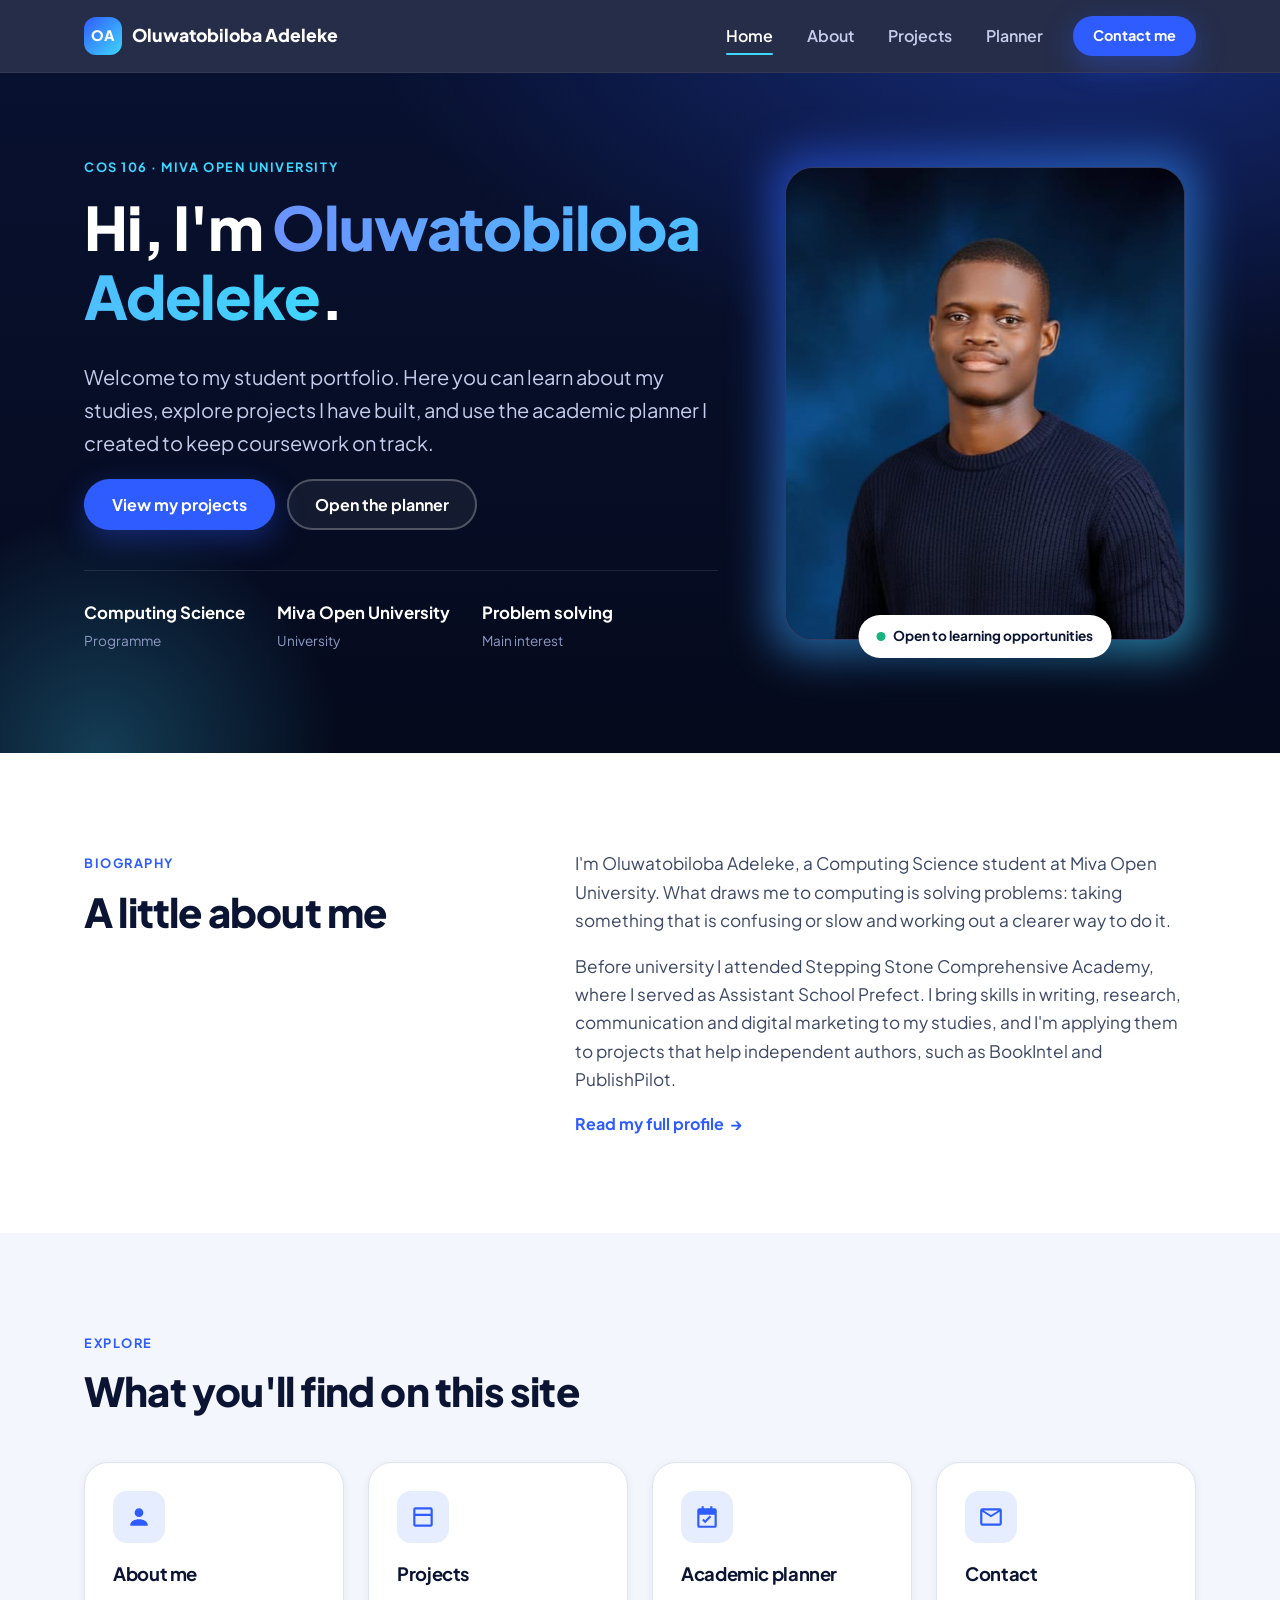
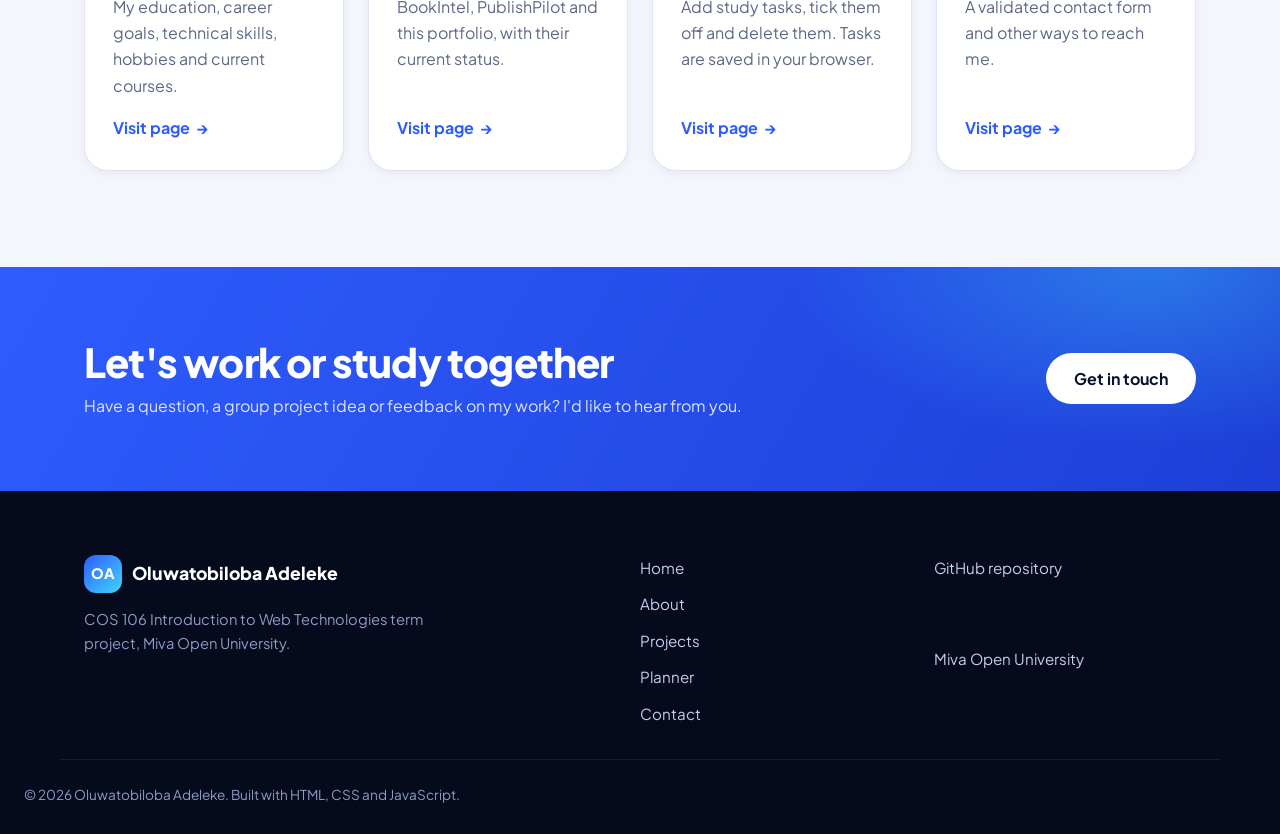
<file: index.html>
<!DOCTYPE html>
<html lang="en">
<head>
  <meta charset="UTF-8">
  <meta name="viewport" content="width=device-width, initial-scale=1.0">
  <meta name="description" content="Personal academic portfolio of Oluwatobiloba Adeleke, a student at Miva Open University.">
  <title>Home | Oluwatobiloba Adeleke — Student Portfolio</title>
  <link rel="icon" href="images/favicon.svg" type="image/svg+xml">
  <link rel="preconnect" href="https://fonts.googleapis.com">
  <link rel="preconnect" href="https://fonts.gstatic.com" crossorigin>
  <link href="https://fonts.googleapis.com/css2?family=Plus+Jakarta+Sans:wght@400;500;600;700;800&display=swap" rel="stylesheet">
  <link rel="stylesheet" href="css/style.css">
</head>
<body>
  <a class="skip-link" href="#main">Skip to main content</a>

  <!-- ===== Site header and navigation (same on every page) ===== -->
  <header class="site-header">
    <nav class="nav container" aria-label="Main navigation">
      <a class="brand" href="index.html" aria-label="Home">
        <span class="brand-mark" aria-hidden="true">OA</span>
        <span class="brand-text">Oluwatobiloba Adeleke</span>
      </a>
      <button class="nav-toggle" type="button" aria-expanded="false" aria-controls="nav-menu">
        <span class="nav-toggle-bar"></span><span class="nav-toggle-bar"></span><span class="nav-toggle-bar"></span>
        <span class="visually-hidden">Toggle menu</span>
      </button>
      <ul class="nav-menu" id="nav-menu">
        <li><a href="index.html" aria-current="page">Home</a></li>
        <li><a href="about.html">About</a></li>
        <li><a href="projects.html">Projects</a></li>
        <li><a href="planner.html">Planner</a></li>
        <li><a href="contact.html" class="btn btn-primary btn-sm">Contact me</a></li>
      </ul>
    </nav>
  </header>

  <main id="main">
    <!-- ===== Hero ===== -->
    <section class="hero">
      <div class="hero-glow" aria-hidden="true"></div>
      <div class="container hero-grid">
        <div class="hero-copy reveal">
          <p class="eyebrow">COS 106 · Miva Open University</p>
          <h1>Hi, I'm <span class="text-gradient">Oluwatobiloba Adeleke</span>.</h1>
          <p class="lead">
            Welcome to my student portfolio. Here you can learn about my studies,
            explore projects I have built, and use the academic planner I created
            to keep coursework on track.
          </p>
          <div class="btn-row">
            <a class="btn btn-primary" href="projects.html">View my projects</a>
            <a class="btn btn-ghost" href="planner.html">Open the planner</a>
          </div>
          <ul class="hero-facts" aria-label="Quick facts">
            <li><strong>Computing Science</strong><span>Programme</span></li>
            <li><strong>Miva Open University</strong><span>University</span></li>
            <li><strong>Problem solving</strong><span>Main interest</span></li>
          </ul>
        </div>

        <figure class="hero-photo reveal">
          <!-- Photograph: images/profile.jpg (the placeholder shows until that file exists) -->
          <img src="images/profile.jpg"
               onerror="this.onerror=null;this.src='images/profile-placeholder.svg';"
               alt="Portrait of Oluwatobiloba Adeleke" width="440" height="520">
          <figcaption class="photo-badge"><span class="dot" aria-hidden="true"></span> Open to learning opportunities</figcaption>
        </figure>
      </div>
    </section>

    <!-- ===== Biography ===== -->
    <section class="section" aria-labelledby="bio-title">
      <div class="container split">
        <div class="reveal">
          <p class="eyebrow eyebrow-dark">Biography</p>
          <h2 id="bio-title">A little about me</h2>
        </div>
        <div class="prose reveal">
          <p>
            I'm Oluwatobiloba Adeleke, a Computing Science student at Miva Open University.
            What draws me to computing is solving problems: taking something that is
            confusing or slow and working out a clearer way to do it.
          </p>
          <p>
            Before university I attended Stepping Stone Comprehensive Academy, where I
            served as Assistant School Prefect. I bring skills in writing, research,
            communication and digital marketing to my studies, and I'm applying them to
            projects that help independent authors, such as BookIntel and PublishPilot.
          </p>
          <a class="text-link" href="about.html">Read my full profile <span aria-hidden="true">→</span></a>
        </div>
      </div>
    </section>

    <!-- ===== Site overview cards ===== -->
    <section class="section section-alt" aria-labelledby="explore-title">
      <div class="container">
        <div class="section-head reveal">
          <p class="eyebrow eyebrow-dark">Explore</p>
          <h2 id="explore-title">What you'll find on this site</h2>
        </div>
        <ul class="card-grid">
          <li class="card reveal">
            <div class="card-icon" aria-hidden="true">
              <svg viewBox="0 0 24 24"><path d="M12 12a4 4 0 1 0 0-8 4 4 0 0 0 0 8Zm0 2c-4 0-8 2-8 5v1h16v-1c0-3-4-5-8-5Z"/></svg>
            </div>
            <h3>About me</h3>
            <p>My education, career goals, technical skills, hobbies and current courses.</p>
            <a class="text-link" href="about.html">Visit page <span aria-hidden="true">→</span></a>
          </li>
          <li class="card reveal">
            <div class="card-icon" aria-hidden="true">
              <svg viewBox="0 0 24 24"><path d="M3 5a2 2 0 0 1 2-2h14a2 2 0 0 1 2 2v14a2 2 0 0 1-2 2H5a2 2 0 0 1-2-2V5Zm2 0v4h14V5H5Zm0 6v8h14v-8H5Z"/></svg>
            </div>
            <h3>Projects</h3>
            <p>BookIntel, PublishPilot and this portfolio, with their current status.</p>
            <a class="text-link" href="projects.html">Visit page <span aria-hidden="true">→</span></a>
          </li>
          <li class="card reveal">
            <div class="card-icon" aria-hidden="true">
              <svg viewBox="0 0 24 24"><path d="M7 2v2H5a2 2 0 0 0-2 2v14a2 2 0 0 0 2 2h14a2 2 0 0 0 2-2V6a2 2 0 0 0-2-2h-2V2h-2v2H9V2H7Zm-2 8h14v10H5V10Zm5.3 7.7-2.8-2.8 1.4-1.4 1.4 1.4 4.2-4.2 1.4 1.4-5.6 5.6Z"/></svg>
            </div>
            <h3>Academic planner</h3>
            <p>Add study tasks, tick them off and delete them. Tasks are saved in your browser.</p>
            <a class="text-link" href="planner.html">Visit page <span aria-hidden="true">→</span></a>
          </li>
          <li class="card reveal">
            <div class="card-icon" aria-hidden="true">
              <svg viewBox="0 0 24 24"><path d="M4 4h16a2 2 0 0 1 2 2v12a2 2 0 0 1-2 2H4a2 2 0 0 1-2-2V6a2 2 0 0 1 2-2Zm0 3.2V18h16V7.2l-8 5-8-5ZM5.2 6 12 10.2 18.8 6H5.2Z"/></svg>
            </div>
            <h3>Contact</h3>
            <p>A validated contact form and other ways to reach me.</p>
            <a class="text-link" href="contact.html">Visit page <span aria-hidden="true">→</span></a>
          </li>
        </ul>
      </div>
    </section>

    <!-- ===== Call to action ===== -->
    <section class="cta-band">
      <div class="container cta-inner reveal">
        <div>
          <h2>Let's work or study together</h2>
          <p>Have a question, a group project idea or feedback on my work? I'd like to hear from you.</p>
        </div>
        <a class="btn btn-light" href="contact.html">Get in touch</a>
      </div>
    </section>
  </main>

  <!-- ===== Footer (same on every page) ===== -->
  <footer class="site-footer">
    <div class="container footer-grid">
      <div>
        <a class="brand" href="index.html"><span class="brand-mark" aria-hidden="true">OA</span><span class="brand-text">Oluwatobiloba Adeleke</span></a>
        <p class="footer-note">COS 106 Introduction to Web Technologies term project, Miva Open University.</p>
      </div>
      <nav aria-label="Footer navigation">
        <ul class="footer-links">
          <li><a href="index.html">Home</a></li>
          <li><a href="about.html">About</a></li>
          <li><a href="projects.html">Projects</a></li>
          <li><a href="planner.html">Planner</a></li>
          <li><a href="contact.html">Contact</a></li>
        </ul>
      </nav>
      <ul class="footer-links">
        <li><a href="https://github.com/Hanszom/cos106-portfolio" target="_blank" rel="noopener">GitHub repository</a></li>
        <li><a href="https://miva.edu.ng" target="_blank" rel="noopener">Miva Open University</a></li>
      </ul>
    </div>
    <p class="container copyright">© <span class="js-year">2026</span> Oluwatobiloba Adeleke. Built with HTML, CSS and JavaScript.</p>
  </footer>

  <script src="js/script.js"></script>
</body>
</html>
</file>
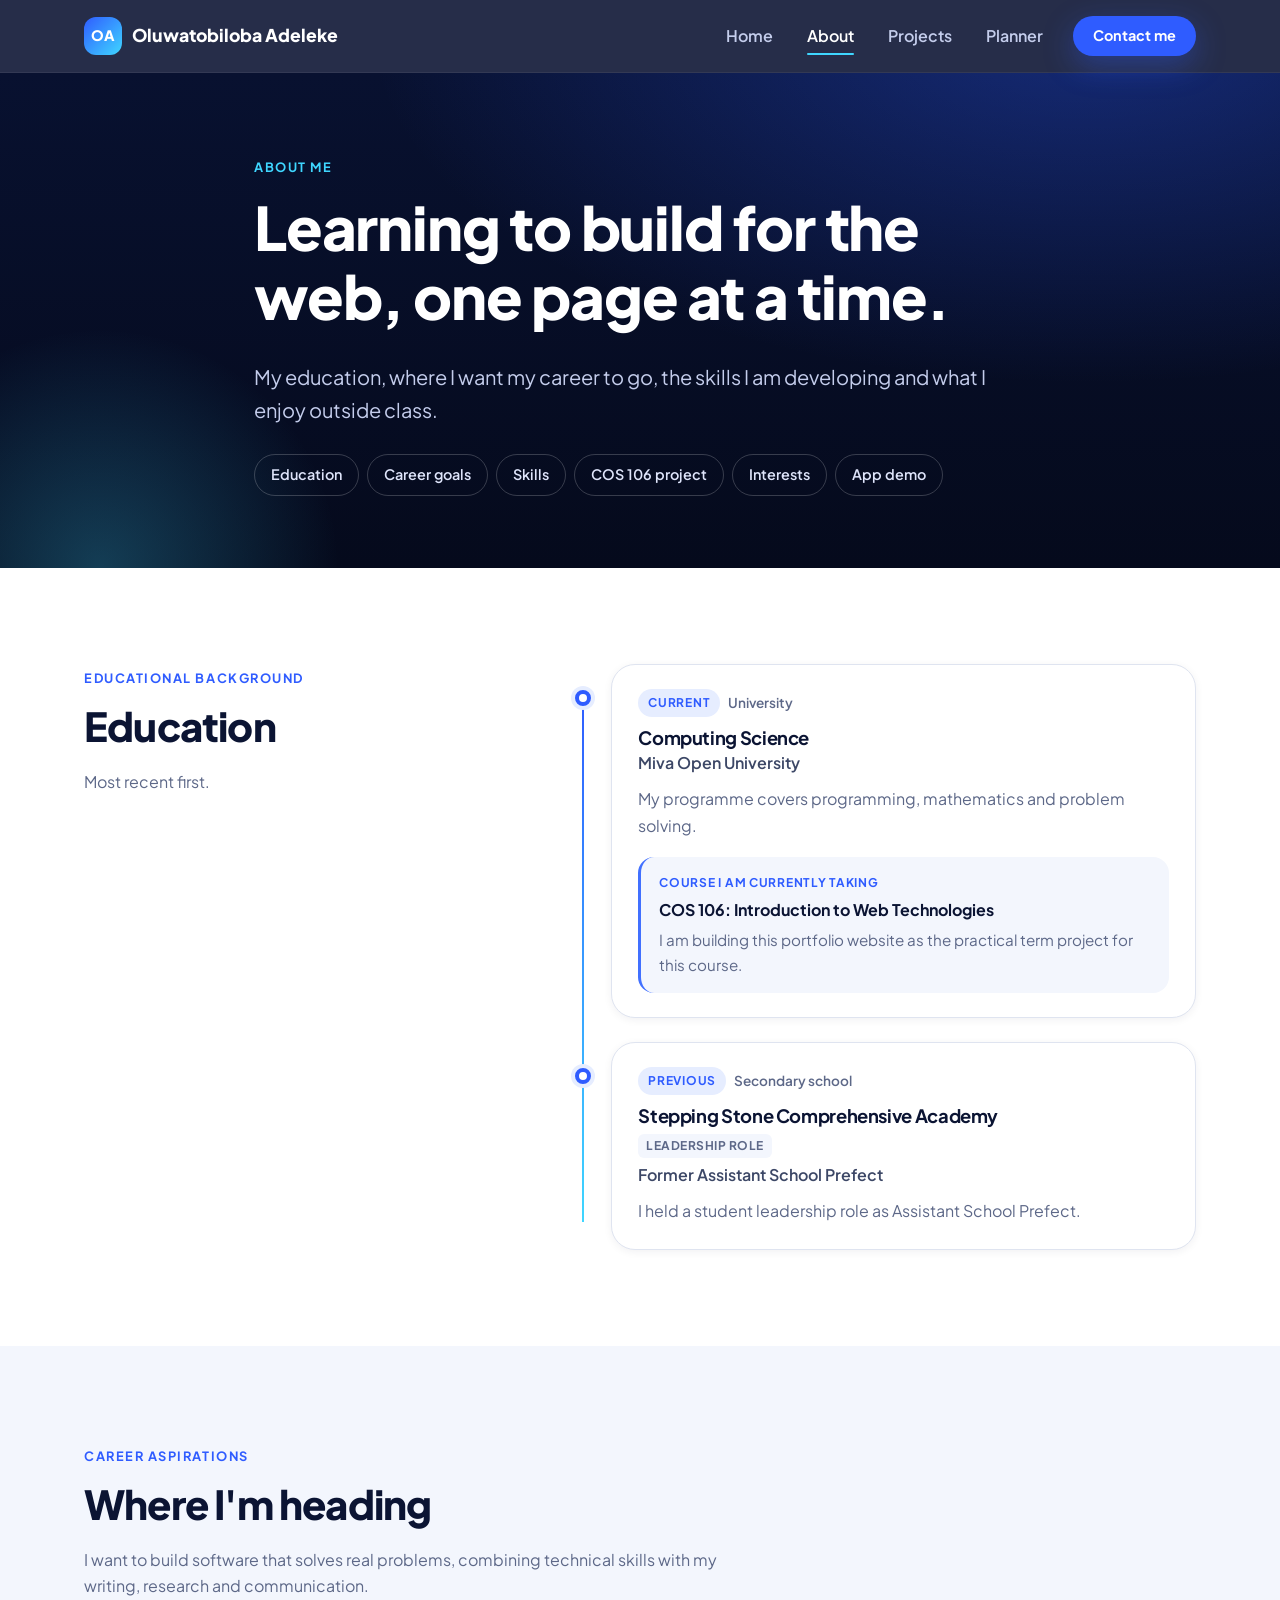
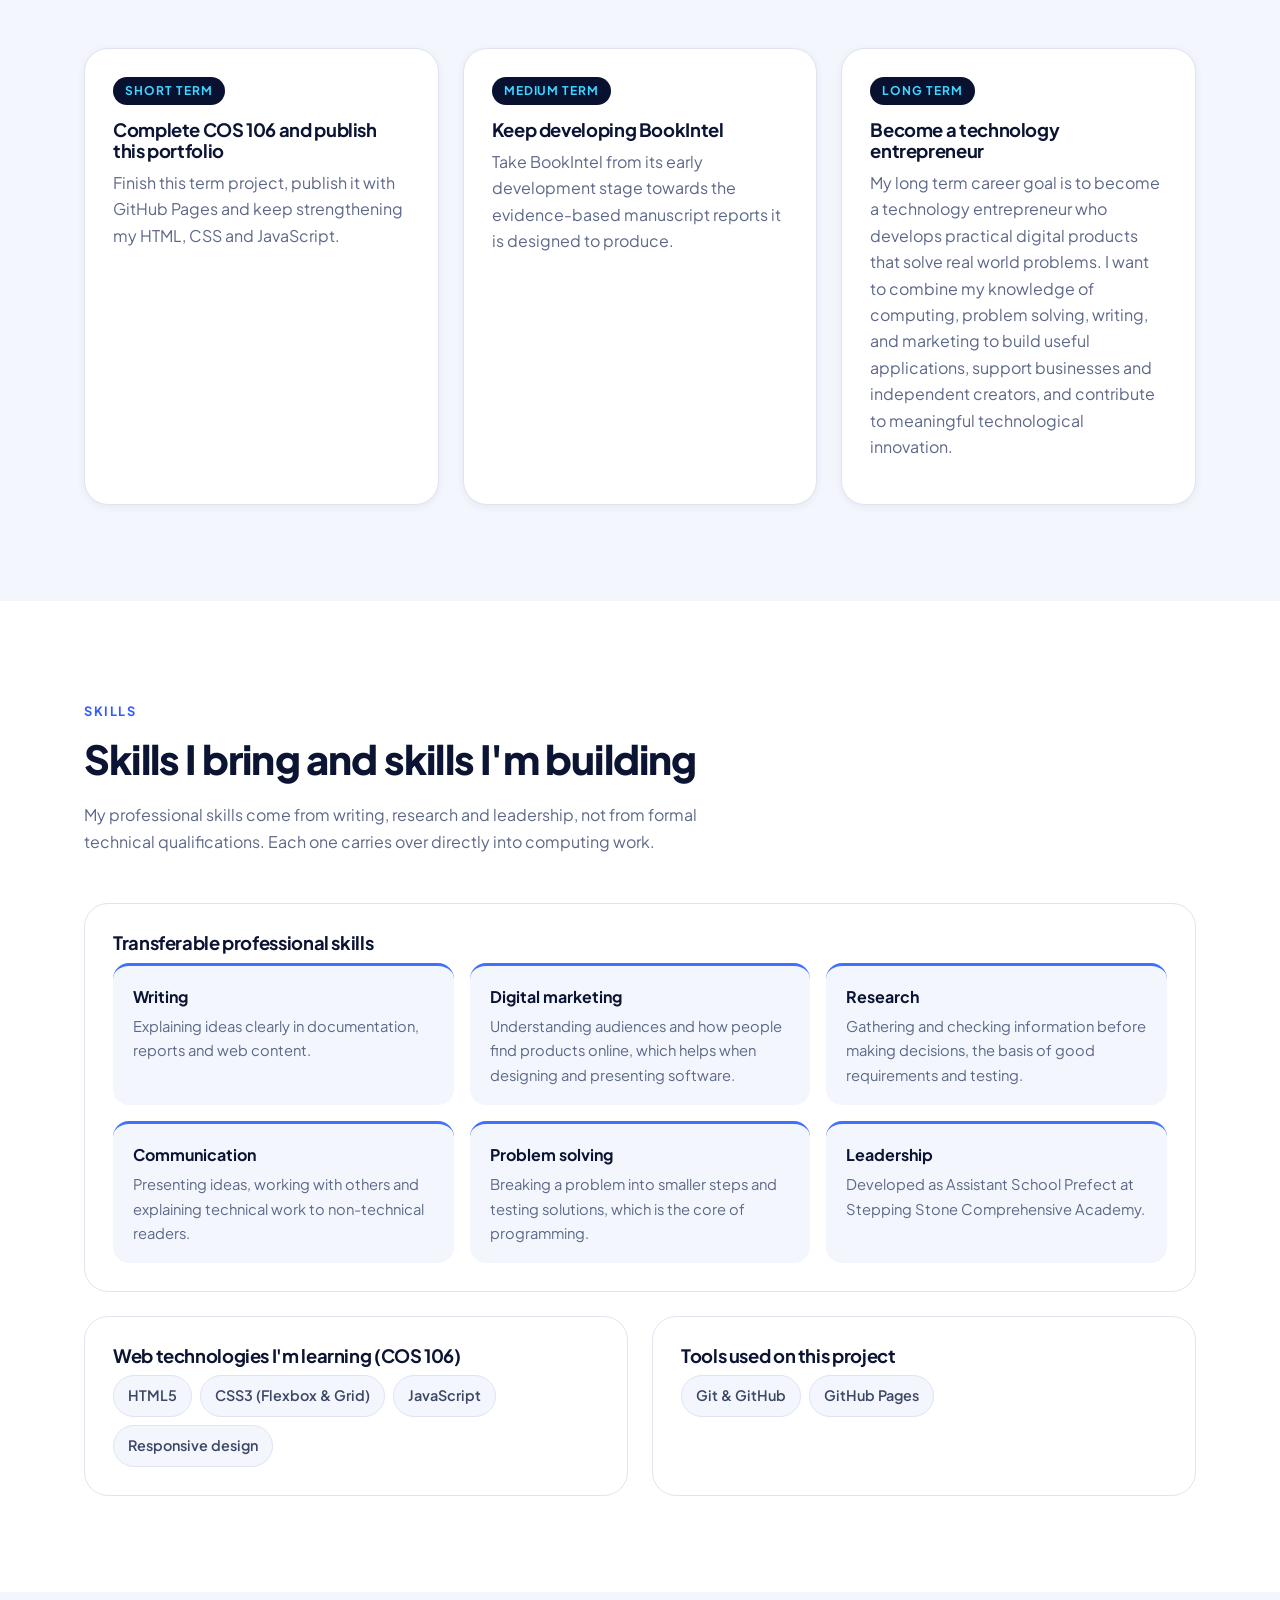
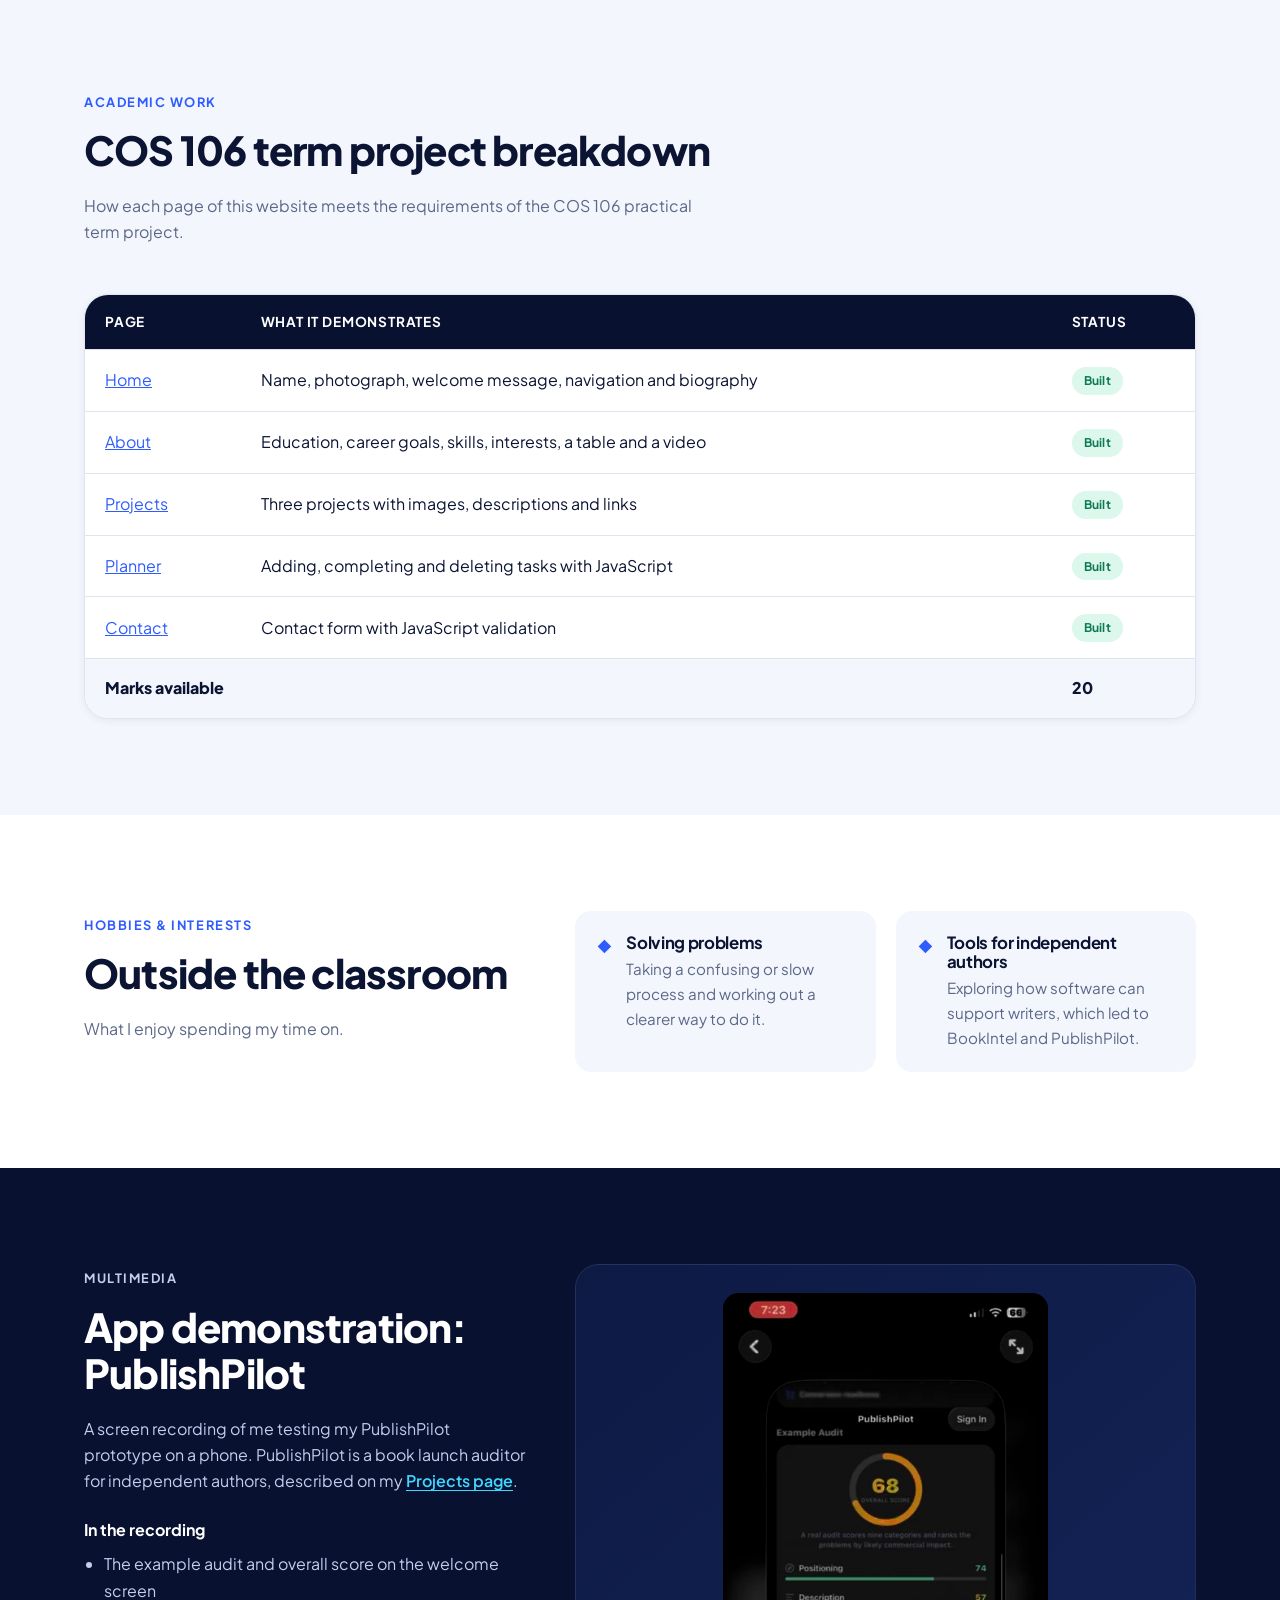
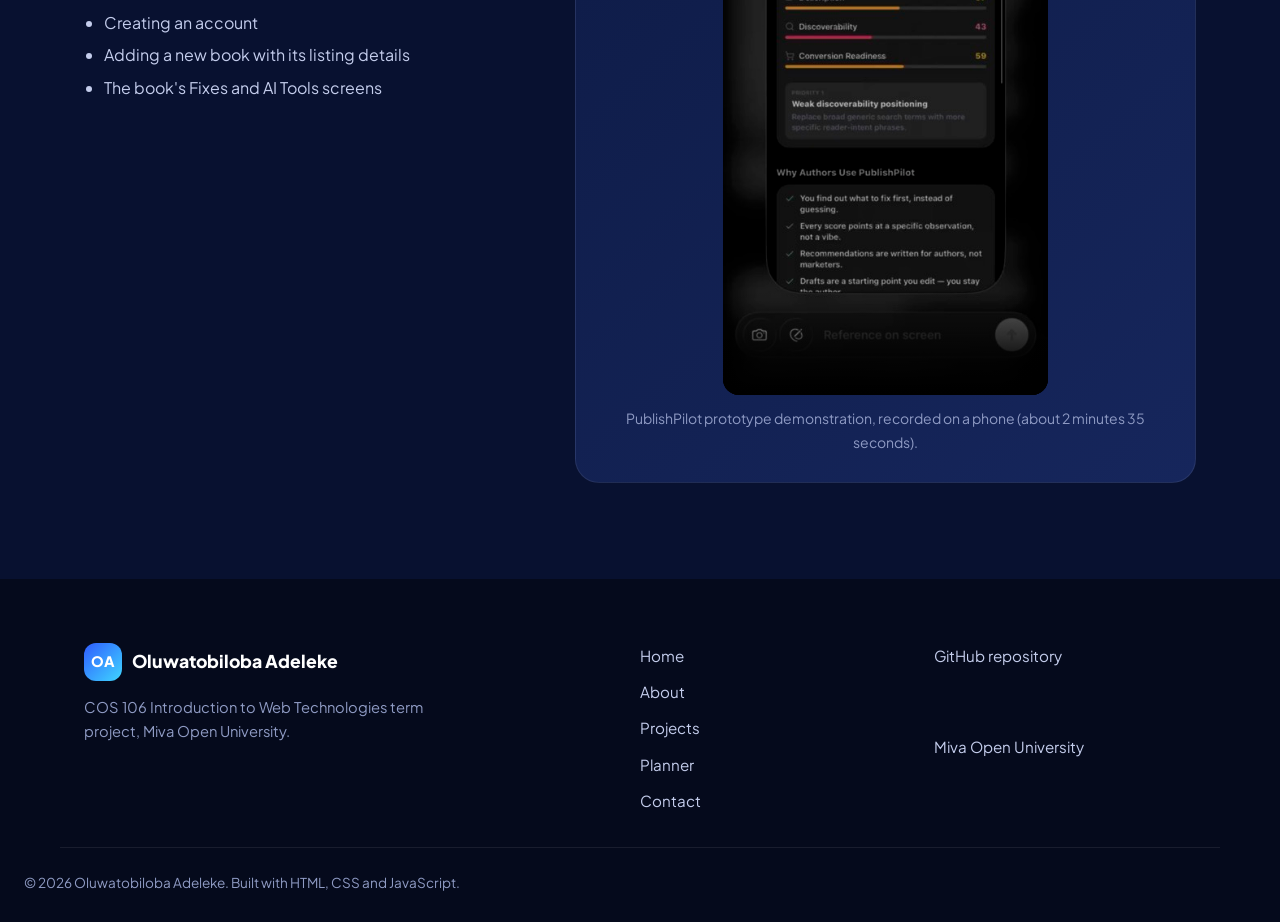
<file: about.html>
<!DOCTYPE html>
<html lang="en">
<head>
  <meta charset="UTF-8">
  <meta name="viewport" content="width=device-width, initial-scale=1.0">
  <meta name="description" content="Education, career aspirations, skills and interests of Oluwatobiloba Adeleke.">
  <title>About | Oluwatobiloba Adeleke — Student Portfolio</title>
  <link rel="icon" href="images/favicon.svg" type="image/svg+xml">
  <link rel="preconnect" href="https://fonts.googleapis.com">
  <link rel="preconnect" href="https://fonts.gstatic.com" crossorigin>
  <link href="https://fonts.googleapis.com/css2?family=Plus+Jakarta+Sans:wght@400;500;600;700;800&display=swap" rel="stylesheet">
  <link rel="stylesheet" href="css/style.css">
</head>
<body>
  <a class="skip-link" href="#main">Skip to main content</a>

  <header class="site-header">
    <nav class="nav container" aria-label="Main navigation">
      <a class="brand" href="index.html" aria-label="Home">
        <span class="brand-mark" aria-hidden="true">OA</span>
        <span class="brand-text">Oluwatobiloba Adeleke</span>
      </a>
      <button class="nav-toggle" type="button" aria-expanded="false" aria-controls="nav-menu">
        <span class="nav-toggle-bar"></span><span class="nav-toggle-bar"></span><span class="nav-toggle-bar"></span>
        <span class="visually-hidden">Toggle menu</span>
      </button>
      <ul class="nav-menu" id="nav-menu">
        <li><a href="index.html">Home</a></li>
        <li><a href="about.html" aria-current="page">About</a></li>
        <li><a href="projects.html">Projects</a></li>
        <li><a href="planner.html">Planner</a></li>
        <li><a href="contact.html" class="btn btn-primary btn-sm">Contact me</a></li>
      </ul>
    </nav>
  </header>

  <main id="main">
    <section class="page-hero">
      <div class="hero-glow" aria-hidden="true"></div>
      <div class="container page-hero-inner reveal">
        <p class="eyebrow">About me</p>
        <h1>Learning to build for the web, one page at a time.</h1>
        <p class="lead">My education, where I want my career to go, the skills I am developing and what I enjoy outside class.</p>
        <nav class="chip-nav" aria-label="On this page">
          <a href="#education">Education</a>
          <a href="#career">Career goals</a>
          <a href="#skills">Skills</a>
          <a href="#coursework">COS 106 project</a>
          <a href="#interests">Interests</a>
          <a href="#demo">App demo</a>
        </nav>
      </div>
    </section>

    <!-- ===== Education ===== -->
    <section class="section" id="education" aria-labelledby="education-title">
      <div class="container split">
        <div class="reveal">
          <p class="eyebrow eyebrow-dark">Educational background</p>
          <h2 id="education-title">Education</h2>
          <p class="muted">Most recent first.</p>
        </div>
        <ol class="timeline reveal">
          <li class="timeline-item">
            <div class="timeline-card">
              <div class="timeline-meta">
                <span class="timeline-date">Current</span>
                <span class="timeline-type">University</span>
              </div>
              <h3>Computing Science</h3>
              <p class="timeline-place">Miva Open University</p>
              <p class="timeline-text">My programme covers programming, mathematics and problem solving.</p>
              <div class="course-box">
                <p class="course-label">Course I am currently taking</p>
                <p class="course-name">COS 106: Introduction to Web Technologies</p>
                <p class="course-note">I am building this portfolio website as the practical term project for this course.</p>
              </div>
            </div>
          </li>
          <li class="timeline-item">
            <div class="timeline-card">
              <div class="timeline-meta">
                <span class="timeline-date">Previous</span>
                <span class="timeline-type">Secondary school</span>
              </div>
              <h3>Stepping Stone Comprehensive Academy</h3>
              <p class="timeline-role"><span>Leadership role</span> Former Assistant School Prefect</p>
              <p class="timeline-text">I held a student leadership role as Assistant School Prefect.</p>
            </div>
          </li>
        </ol>
      </div>
    </section>

    <!-- ===== Career aspirations ===== -->
    <section class="section section-alt" id="career" aria-labelledby="career-title">
      <div class="container">
        <div class="section-head reveal">
          <p class="eyebrow eyebrow-dark">Career aspirations</p>
          <h2 id="career-title">Where I'm heading</h2>
          <p class="muted">I want to build software that solves real problems, combining technical skills with my writing, research and communication.</p>
        </div>
        <ul class="card-grid card-grid-3">
          <li class="card reveal">
            <span class="card-step">Short term</span>
            <h3>Complete COS 106 and publish this portfolio</h3>
            <p>Finish this term project, publish it with GitHub Pages and keep strengthening my HTML, CSS and JavaScript.</p>
          </li>
          <li class="card reveal">
            <span class="card-step">Medium term</span>
            <h3>Keep developing BookIntel</h3>
            <p>Take BookIntel from its early development stage towards the evidence-based manuscript reports it is designed to produce.</p>
          </li>
          <li class="card reveal">
            <span class="card-step">Long term</span>
            <h3>Become a technology entrepreneur</h3>
            <p>My long term career goal is to become a technology entrepreneur who develops practical digital products that solve real world problems. I want to combine my knowledge of computing, problem solving, writing, and marketing to build useful applications, support businesses and independent creators, and contribute to meaningful technological innovation.</p>
          </li>
        </ul>
      </div>
    </section>

    <!-- ===== Skills ===== -->
    <section class="section" id="skills" aria-labelledby="skills-title">
      <div class="container">
        <div class="section-head reveal">
          <p class="eyebrow eyebrow-dark">Skills</p>
          <h2 id="skills-title">Skills I bring and skills I'm building</h2>
          <p class="muted">My professional skills come from writing, research and leadership, not from formal technical qualifications. Each one carries over directly into computing work.</p>
        </div>
        <div class="skills-grid">
          <div class="skill-group skill-group-wide reveal">
            <h3>Transferable professional skills</h3>
            <ul class="skill-list">
              <li><strong>Writing</strong><span>Explaining ideas clearly in documentation, reports and web content.</span></li>
              <li><strong>Digital marketing</strong><span>Understanding audiences and how people find products online, which helps when designing and presenting software.</span></li>
              <li><strong>Research</strong><span>Gathering and checking information before making decisions, the basis of good requirements and testing.</span></li>
              <li><strong>Communication</strong><span>Presenting ideas, working with others and explaining technical work to non-technical readers.</span></li>
              <li><strong>Problem solving</strong><span>Breaking a problem into smaller steps and testing solutions, which is the core of programming.</span></li>
              <li><strong>Leadership</strong><span>Developed as Assistant School Prefect at Stepping Stone Comprehensive Academy.</span></li>
            </ul>
          </div>
          <div class="skill-group reveal">
            <h3>Web technologies I'm learning (COS 106)</h3>
            <ul class="tag-list">
              <li>HTML5</li>
              <li>CSS3 (Flexbox &amp; Grid)</li>
              <li>JavaScript</li>
              <li>Responsive design</li>
            </ul>
          </div>
          <div class="skill-group reveal">
            <h3>Tools used on this project</h3>
            <ul class="tag-list">
              <li>Git &amp; GitHub</li>
              <li>GitHub Pages</li>
            </ul>
          </div>
        </div>
      </div>
    </section>

    <!-- ===== COS 106 project breakdown (table) ===== -->
    <section class="section section-alt" id="coursework" aria-labelledby="coursework-title">
      <div class="container">
        <div class="section-head reveal">
          <p class="eyebrow eyebrow-dark">Academic work</p>
          <h2 id="coursework-title">COS 106 term project breakdown</h2>
          <p class="muted">How each page of this website meets the requirements of the COS 106 practical term project.</p>
        </div>
        <div class="table-wrap reveal">
          <table class="data-table">
            <caption class="visually-hidden">COS 106 term project pages and what each demonstrates</caption>
            <thead>
              <tr>
                <th scope="col">Page</th>
                <th scope="col">What it demonstrates</th>
                <th scope="col">Status</th>
              </tr>
            </thead>
            <tbody>
              <tr>
                <td data-label="Page"><a href="index.html">Home</a></td>
                <td data-label="What it demonstrates">Name, photograph, welcome message, navigation and biography</td>
                <td data-label="Status"><span class="badge badge-green">Built</span></td>
              </tr>
              <tr>
                <td data-label="Page"><a href="about.html">About</a></td>
                <td data-label="What it demonstrates">Education, career goals, skills, interests, a table and a video</td>
                <td data-label="Status"><span class="badge badge-green">Built</span></td>
              </tr>
              <tr>
                <td data-label="Page"><a href="projects.html">Projects</a></td>
                <td data-label="What it demonstrates">Three projects with images, descriptions and links</td>
                <td data-label="Status"><span class="badge badge-green">Built</span></td>
              </tr>
              <tr>
                <td data-label="Page"><a href="planner.html">Planner</a></td>
                <td data-label="What it demonstrates">Adding, completing and deleting tasks with JavaScript</td>
                <td data-label="Status"><span class="badge badge-green">Built</span></td>
              </tr>
              <tr>
                <td data-label="Page"><a href="contact.html">Contact</a></td>
                <td data-label="What it demonstrates">Contact form with JavaScript validation</td>
                <td data-label="Status"><span class="badge badge-green">Built</span></td>
              </tr>
            </tbody>
            <tfoot>
              <tr>
                <th scope="row" colspan="2">Marks available</th>
                <td>20</td>
              </tr>
            </tfoot>
          </table>
        </div>
      </div>
    </section>

    <!-- ===== Interests ===== -->
    <section class="section" id="interests" aria-labelledby="interests-title">
      <div class="container split">
        <div class="reveal">
          <p class="eyebrow eyebrow-dark">Hobbies &amp; interests</p>
          <h2 id="interests-title">Outside the classroom</h2>
          <p class="muted">What I enjoy spending my time on.</p>
        </div>
        <ul class="interest-list reveal">
          <li><span class="interest-icon" aria-hidden="true">◆</span><div><h3>Solving problems</h3><p>Taking a confusing or slow process and working out a clearer way to do it.</p></div></li>
          <li><span class="interest-icon" aria-hidden="true">◆</span><div><h3>Tools for independent authors</h3><p>Exploring how software can support writers, which led to BookIntel and PublishPilot.</p></div></li>
        </ul>
      </div>
    </section>

    <!-- ===== Multimedia: app demonstration video ===== -->
    <section class="section section-dark" id="demo" aria-labelledby="demo-title">
      <div class="container split">
        <div class="reveal">
          <p class="eyebrow">Multimedia</p>
          <h2 id="demo-title">App demonstration: PublishPilot</h2>
          <p>
            A screen recording of me testing my PublishPilot prototype on a phone. PublishPilot is a
            book launch auditor for independent authors, described on my <a class="text-link-light" href="projects.html">Projects page</a>.
          </p>
          <p class="demo-list-title">In the recording</p>
          <ul class="demo-list">
            <li>The example audit and overall score on the welcome screen</li>
            <li>Creating an account</li>
            <li>Adding a new book with its listing details</li>
            <li>The book's Fixes and AI Tools screens</li>
          </ul>
        </div>
        <figure class="media-card media-card-video reveal">
          <video controls preload="metadata" playsinline poster="images/appdemo-poster.jpg" width="444" height="960">
            <source src="media/appdemo.mp4" type="video/mp4">
            <p>Your browser cannot play this video. <a href="media/appdemo.mp4">Download the PublishPilot demonstration (MP4, 12 MB)</a> instead.</p>
          </video>
          <figcaption>PublishPilot prototype demonstration, recorded on a phone (about 2 minutes 35 seconds).</figcaption>
        </figure>
      </div>
    </section>
  </main>

  <footer class="site-footer">
    <div class="container footer-grid">
      <div>
        <a class="brand" href="index.html"><span class="brand-mark" aria-hidden="true">OA</span><span class="brand-text">Oluwatobiloba Adeleke</span></a>
        <p class="footer-note">COS 106 Introduction to Web Technologies term project, Miva Open University.</p>
      </div>
      <nav aria-label="Footer navigation">
        <ul class="footer-links">
          <li><a href="index.html">Home</a></li>
          <li><a href="about.html">About</a></li>
          <li><a href="projects.html">Projects</a></li>
          <li><a href="planner.html">Planner</a></li>
          <li><a href="contact.html">Contact</a></li>
        </ul>
      </nav>
      <ul class="footer-links">
        <li><a href="https://github.com/Hanszom/cos106-portfolio" target="_blank" rel="noopener">GitHub repository</a></li>
        <li><a href="https://miva.edu.ng" target="_blank" rel="noopener">Miva Open University</a></li>
      </ul>
    </div>
    <p class="container copyright">© <span class="js-year">2026</span> Oluwatobiloba Adeleke. Built with HTML, CSS and JavaScript.</p>
  </footer>

  <script src="js/script.js"></script>
</body>
</html>
</file>
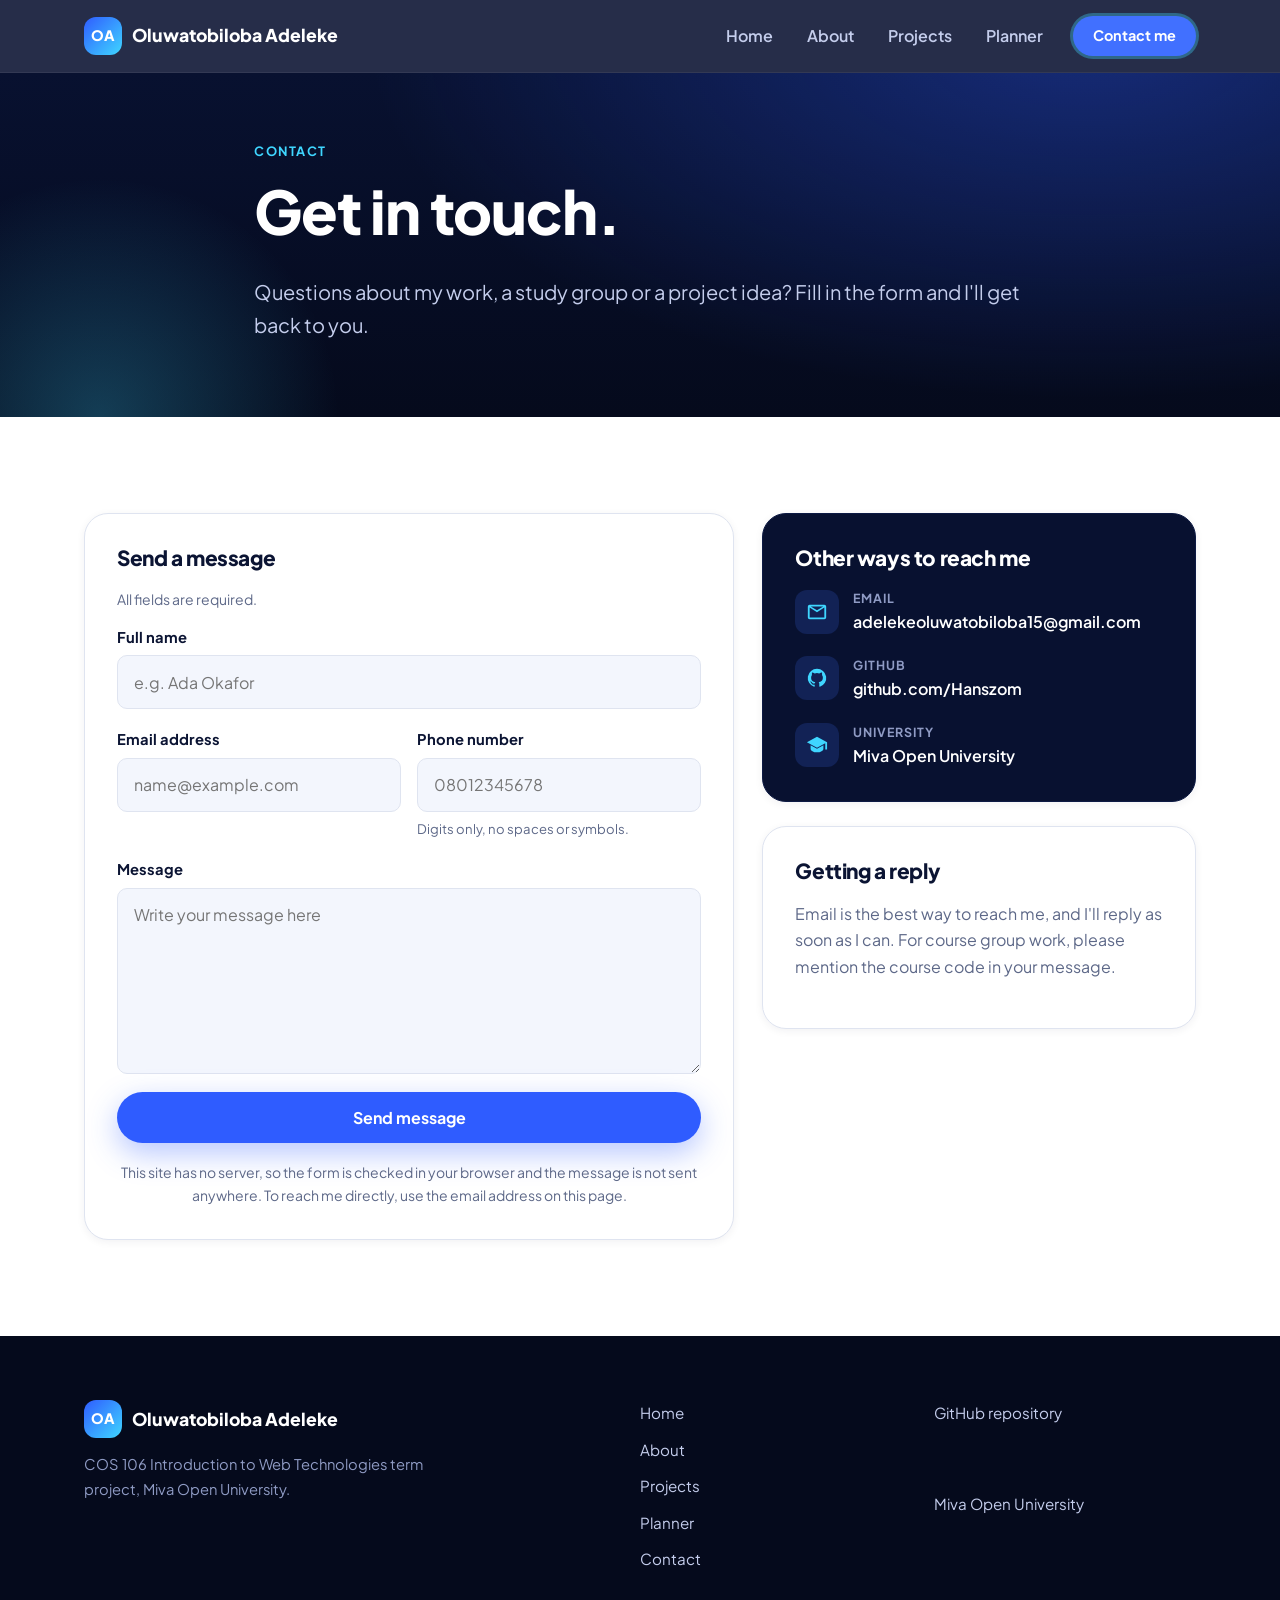
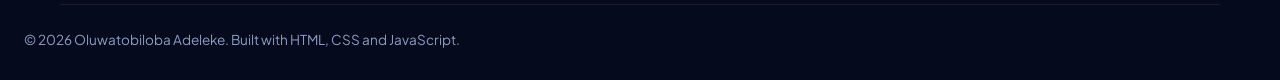
<file: contact.html>
<!DOCTYPE html>
<html lang="en">
<head>
  <meta charset="UTF-8">
  <meta name="viewport" content="width=device-width, initial-scale=1.0">
  <meta name="description" content="Contact Oluwatobiloba Adeleke.">
  <title>Contact | Oluwatobiloba Adeleke — Student Portfolio</title>
  <link rel="icon" href="images/favicon.svg" type="image/svg+xml">
  <link rel="preconnect" href="https://fonts.googleapis.com">
  <link rel="preconnect" href="https://fonts.gstatic.com" crossorigin>
  <link href="https://fonts.googleapis.com/css2?family=Plus+Jakarta+Sans:wght@400;500;600;700;800&display=swap" rel="stylesheet">
  <link rel="stylesheet" href="css/style.css">
</head>
<body>
  <a class="skip-link" href="#main">Skip to main content</a>

  <header class="site-header">
    <nav class="nav container" aria-label="Main navigation">
      <a class="brand" href="index.html" aria-label="Home">
        <span class="brand-mark" aria-hidden="true">OA</span>
        <span class="brand-text">Oluwatobiloba Adeleke</span>
      </a>
      <button class="nav-toggle" type="button" aria-expanded="false" aria-controls="nav-menu">
        <span class="nav-toggle-bar"></span><span class="nav-toggle-bar"></span><span class="nav-toggle-bar"></span>
        <span class="visually-hidden">Toggle menu</span>
      </button>
      <ul class="nav-menu" id="nav-menu">
        <li><a href="index.html">Home</a></li>
        <li><a href="about.html">About</a></li>
        <li><a href="projects.html">Projects</a></li>
        <li><a href="planner.html">Planner</a></li>
        <li><a href="contact.html" class="btn btn-primary btn-sm" aria-current="page">Contact me</a></li>
      </ul>
    </nav>
  </header>

  <main id="main">
    <section class="page-hero page-hero-compact">
      <div class="hero-glow" aria-hidden="true"></div>
      <div class="container page-hero-inner reveal">
        <p class="eyebrow">Contact</p>
        <h1>Get in touch.</h1>
        <p class="lead">Questions about my work, a study group or a project idea? Fill in the form and I'll get back to you.</p>
      </div>
    </section>

    <section class="section" aria-label="Contact form and details">
      <div class="container contact-layout">

        <div class="panel">
          <h2 class="panel-title">Send a message</h2>
          <p class="muted small">All fields are required.</p>

          <div class="form-success" id="form-success" role="status" tabindex="-1" hidden></div>

          <form id="contact-form" class="form" novalidate>
            <div class="field">
              <label for="name">Full name</label>
              <input type="text" id="name" name="name" autocomplete="name" placeholder="e.g. Ada Okafor" aria-describedby="name-error">
              <p class="field-error" id="name-error"></p>
            </div>
            <div class="field-row">
              <div class="field">
                <label for="email">Email address</label>
                <input type="email" id="email" name="email" autocomplete="email" placeholder="name@example.com" aria-describedby="email-error">
                <p class="field-error" id="email-error"></p>
              </div>
              <div class="field">
                <label for="phone">Phone number</label>
                <input type="tel" id="phone" name="phone" autocomplete="tel" inputmode="numeric" placeholder="08012345678" aria-describedby="phone-hint phone-error">
                <p class="field-hint" id="phone-hint">Digits only, no spaces or symbols.</p>
                <p class="field-error" id="phone-error"></p>
              </div>
            </div>
            <div class="field">
              <label for="message">Message</label>
              <textarea id="message" name="message" rows="6" placeholder="Write your message here" aria-describedby="message-error"></textarea>
              <p class="field-error" id="message-error"></p>
            </div>
            <button type="submit" class="btn btn-primary btn-block">Send message</button>
            <p class="muted small form-note">
              This site has no server, so the form is checked in your browser and the message is not sent anywhere.
              To reach me directly, use the email address on this page.
            </p>
          </form>
        </div>

        <aside class="contact-aside">
          <div class="panel panel-dark">
            <h2 class="panel-title">Other ways to reach me</h2>
            <ul class="contact-list">
              <li>
                <span class="contact-icon" aria-hidden="true"><svg viewBox="0 0 24 24"><path d="M4 4h16a2 2 0 0 1 2 2v12a2 2 0 0 1-2 2H4a2 2 0 0 1-2-2V6a2 2 0 0 1 2-2Zm0 3.2V18h16V7.2l-8 5-8-5ZM5.2 6 12 10.2 18.8 6H5.2Z"/></svg></span>
                <div><span class="contact-label">Email</span><a href="mailto:adelekeoluwatobiloba15@gmail.com">adelekeoluwatobiloba15@gmail.com</a></div>
              </li>
              <li>
                <span class="contact-icon" aria-hidden="true"><svg viewBox="0 0 24 24"><path d="M12 2a10 10 0 0 0-3.2 19.5c.5.1.7-.2.7-.5v-1.7c-2.8.6-3.4-1.3-3.4-1.3-.4-1.2-1.1-1.5-1.1-1.5-.9-.6.1-.6.1-.6 1 .1 1.5 1 1.5 1 .9 1.6 2.4 1.1 3 .9.1-.7.4-1.1.6-1.4-2.2-.3-4.6-1.1-4.6-5 0-1.1.4-2 1-2.7-.1-.2-.4-1.3.1-2.7 0 0 .8-.3 2.8 1a9.7 9.7 0 0 1 5 0c1.9-1.3 2.8-1 2.8-1 .5 1.4.2 2.5.1 2.7.6.7 1 1.6 1 2.7 0 3.9-2.4 4.7-4.6 5 .4.3.7.9.7 1.9V21c0 .3.2.6.7.5A10 10 0 0 0 12 2Z"/></svg></span>
                <div><span class="contact-label">GitHub</span><a href="https://github.com/Hanszom" target="_blank" rel="noopener">github.com/Hanszom</a></div>
              </li>
              <li>
                <span class="contact-icon" aria-hidden="true"><svg viewBox="0 0 24 24"><path d="M12 3 1 9l11 6 9-4.9V17h2V9L12 3Zm-7 9.2V16c0 2.2 3.1 4 7 4s7-1.8 7-4v-3.8l-7 3.8-7-3.8Z"/></svg></span>
                <div><span class="contact-label">University</span><a href="https://miva.edu.ng" target="_blank" rel="noopener">Miva Open University</a></div>
              </li>
            </ul>
          </div>
          <div class="panel">
            <h2 class="panel-title">Getting a reply</h2>
            <p class="muted">Email is the best way to reach me, and I'll reply as soon as I can. For course group work, please mention the course code in your message.</p>
          </div>
        </aside>
      </div>
    </section>
  </main>

  <footer class="site-footer">
    <div class="container footer-grid">
      <div>
        <a class="brand" href="index.html"><span class="brand-mark" aria-hidden="true">OA</span><span class="brand-text">Oluwatobiloba Adeleke</span></a>
        <p class="footer-note">COS 106 Introduction to Web Technologies term project, Miva Open University.</p>
      </div>
      <nav aria-label="Footer navigation">
        <ul class="footer-links">
          <li><a href="index.html">Home</a></li>
          <li><a href="about.html">About</a></li>
          <li><a href="projects.html">Projects</a></li>
          <li><a href="planner.html">Planner</a></li>
          <li><a href="contact.html">Contact</a></li>
        </ul>
      </nav>
      <ul class="footer-links">
        <li><a href="https://github.com/Hanszom/cos106-portfolio" target="_blank" rel="noopener">GitHub repository</a></li>
        <li><a href="https://miva.edu.ng" target="_blank" rel="noopener">Miva Open University</a></li>
      </ul>
    </div>
    <p class="container copyright">© <span class="js-year">2026</span> Oluwatobiloba Adeleke. Built with HTML, CSS and JavaScript.</p>
  </footer>

  <script src="js/script.js"></script>
</body>
</html>
</file>
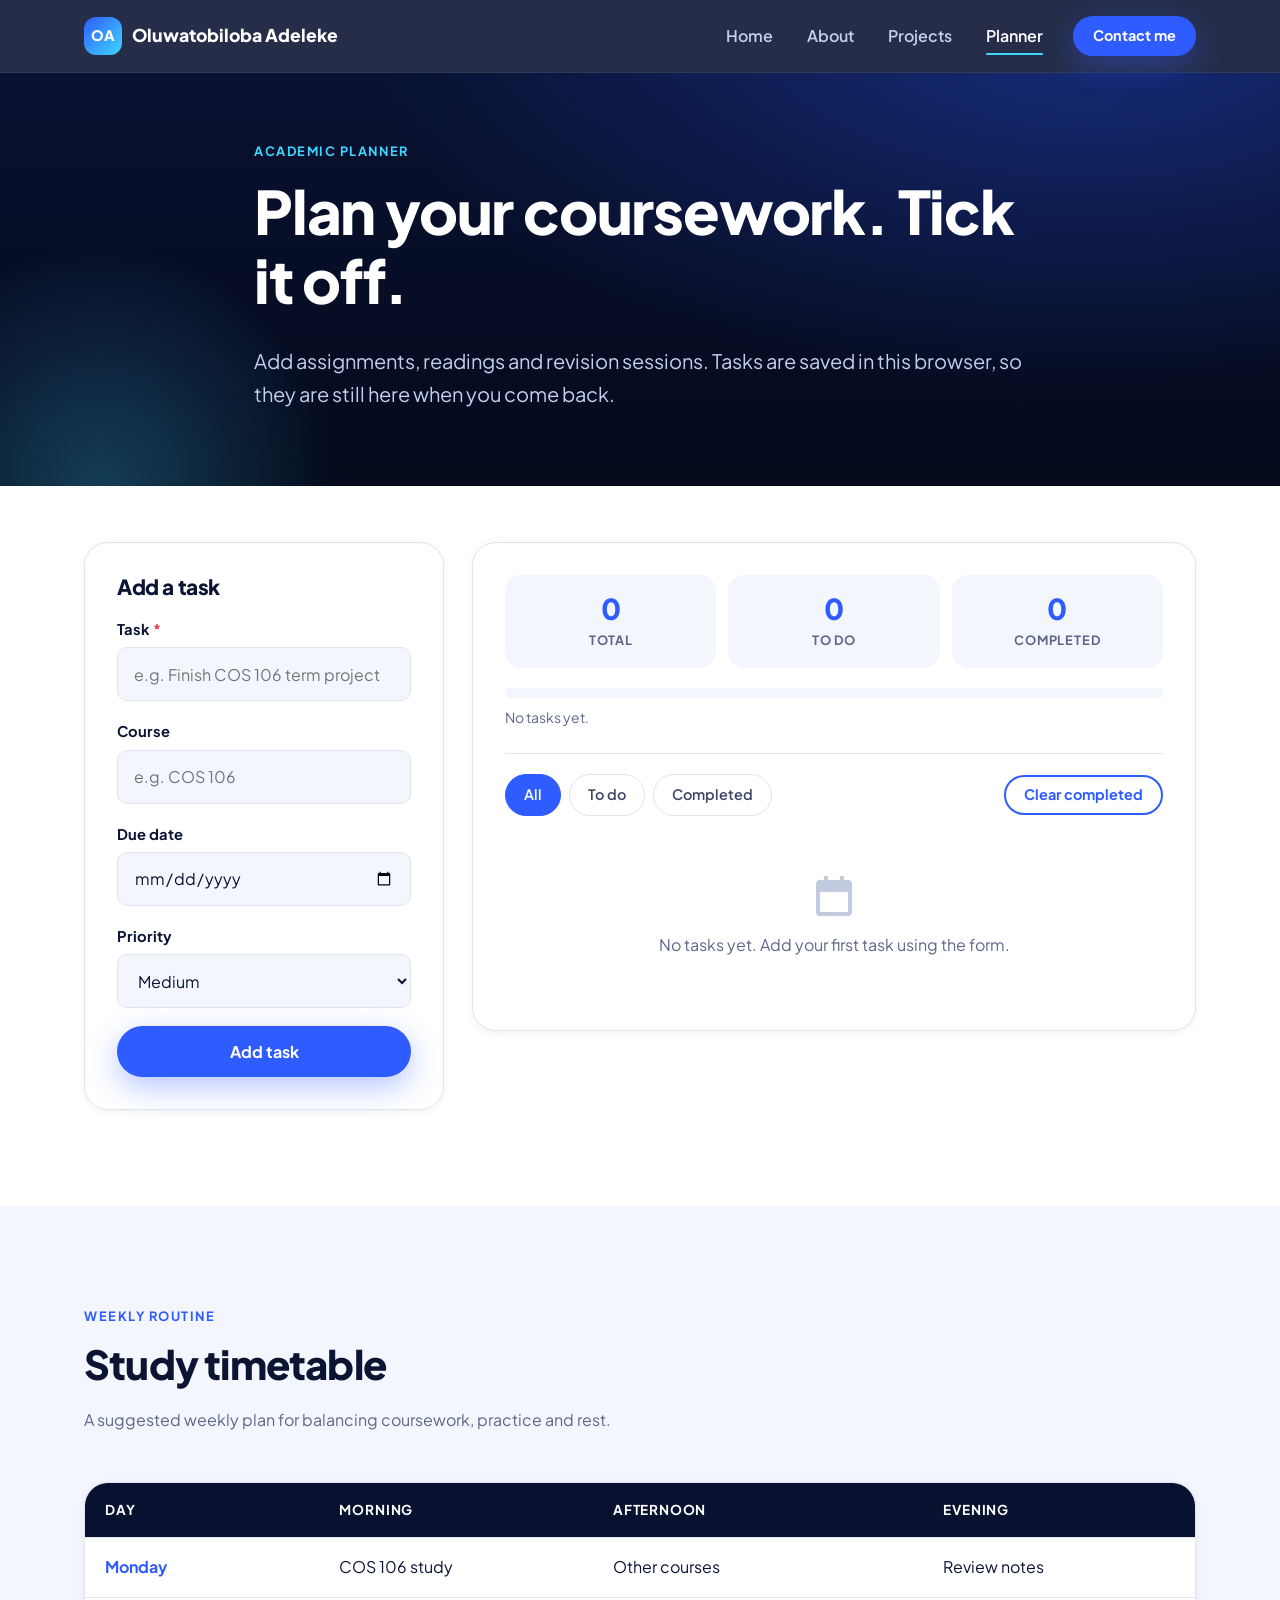
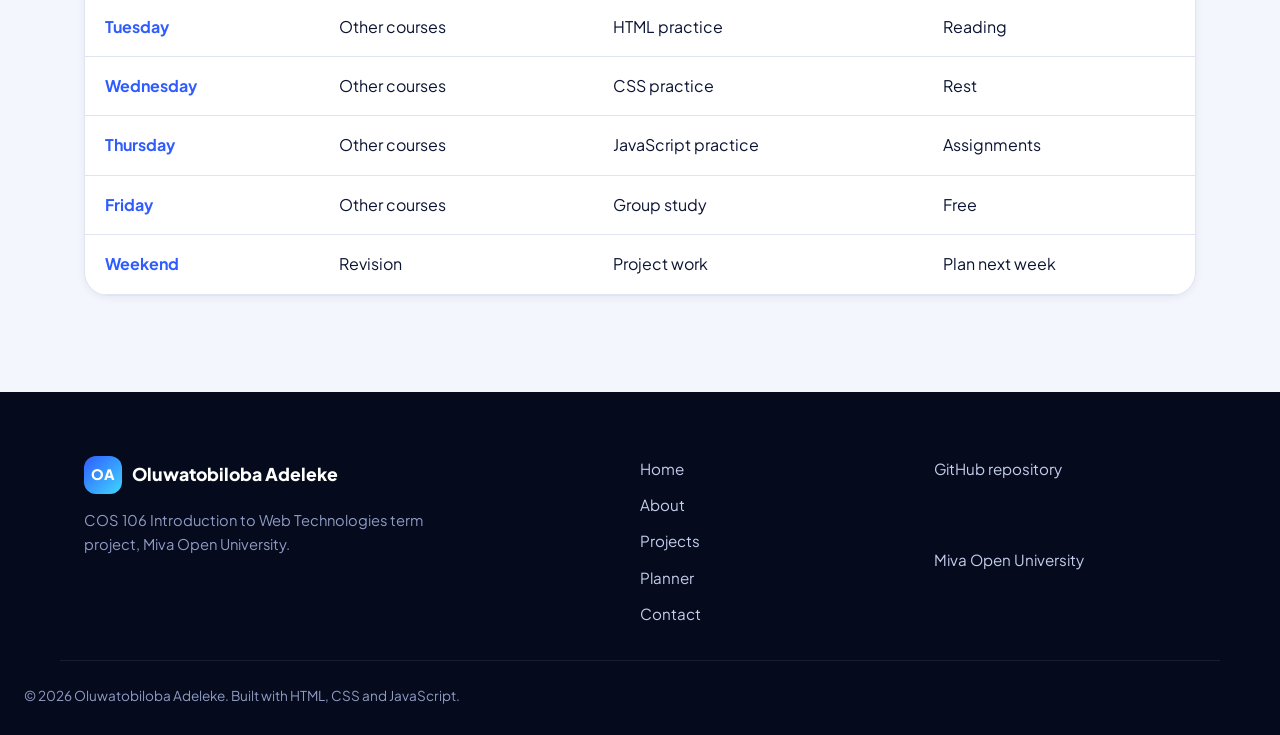
<file: planner.html>
<!DOCTYPE html>
<html lang="en">
<head>
  <meta charset="UTF-8">
  <meta name="viewport" content="width=device-width, initial-scale=1.0">
  <meta name="description" content="An interactive academic planner: add, complete and delete study tasks.">
  <title>Academic Planner | Oluwatobiloba Adeleke — Student Portfolio</title>
  <link rel="icon" href="images/favicon.svg" type="image/svg+xml">
  <link rel="preconnect" href="https://fonts.googleapis.com">
  <link rel="preconnect" href="https://fonts.gstatic.com" crossorigin>
  <link href="https://fonts.googleapis.com/css2?family=Plus+Jakarta+Sans:wght@400;500;600;700;800&display=swap" rel="stylesheet">
  <link rel="stylesheet" href="css/style.css">
</head>
<body>
  <a class="skip-link" href="#main">Skip to main content</a>

  <header class="site-header">
    <nav class="nav container" aria-label="Main navigation">
      <a class="brand" href="index.html" aria-label="Home">
        <span class="brand-mark" aria-hidden="true">OA</span>
        <span class="brand-text">Oluwatobiloba Adeleke</span>
      </a>
      <button class="nav-toggle" type="button" aria-expanded="false" aria-controls="nav-menu">
        <span class="nav-toggle-bar"></span><span class="nav-toggle-bar"></span><span class="nav-toggle-bar"></span>
        <span class="visually-hidden">Toggle menu</span>
      </button>
      <ul class="nav-menu" id="nav-menu">
        <li><a href="index.html">Home</a></li>
        <li><a href="about.html">About</a></li>
        <li><a href="projects.html">Projects</a></li>
        <li><a href="planner.html" aria-current="page">Planner</a></li>
        <li><a href="contact.html" class="btn btn-primary btn-sm">Contact me</a></li>
      </ul>
    </nav>
  </header>

  <main id="main">
    <section class="page-hero page-hero-compact">
      <div class="hero-glow" aria-hidden="true"></div>
      <div class="container page-hero-inner reveal">
        <p class="eyebrow">Academic planner</p>
        <h1>Plan your coursework. Tick it off.</h1>
        <p class="lead">Add assignments, readings and revision sessions. Tasks are saved in this browser, so they are still here when you come back.</p>
      </div>
    </section>

    <section class="section planner-section" aria-label="Planner">
      <div class="container planner-layout">

        <!-- ===== Add task form ===== -->
        <aside class="panel planner-form-panel">
          <h2 class="panel-title">Add a task</h2>
          <form id="task-form" class="form" novalidate>
            <div class="field">
              <label for="task-title">Task <span class="req" aria-hidden="true">*</span></label>
              <input type="text" id="task-title" name="title" maxlength="120" placeholder="e.g. Finish COS 106 term project" required aria-describedby="task-title-error">
              <p class="field-error" id="task-title-error" aria-live="polite"></p>
            </div>
            <div class="field">
              <label for="task-course">Course</label>
              <input type="text" id="task-course" name="course" maxlength="40" placeholder="e.g. COS 106" list="course-options">
              <datalist id="course-options">
                <option value="COS 106"></option>
                <option value="General"></option>
              </datalist>
            </div>
            <div class="field-row">
              <div class="field">
                <label for="task-due">Due date</label>
                <input type="date" id="task-due" name="due">
              </div>
              <div class="field">
                <label for="task-priority">Priority</label>
                <select id="task-priority" name="priority">
                  <option value="low">Low</option>
                  <option value="medium" selected>Medium</option>
                  <option value="high">High</option>
                </select>
              </div>
            </div>
            <button type="submit" class="btn btn-primary btn-block">Add task</button>
          </form>
        </aside>

        <!-- ===== Task list ===== -->
        <div class="panel planner-list-panel">
          <div class="stats" aria-live="polite">
            <div class="stat"><span class="stat-value" id="stat-total">0</span><span class="stat-label">Total</span></div>
            <div class="stat"><span class="stat-value" id="stat-active">0</span><span class="stat-label">To do</span></div>
            <div class="stat"><span class="stat-value" id="stat-done">0</span><span class="stat-label">Completed</span></div>
          </div>
          <div class="progress" aria-hidden="true"><div class="progress-bar" id="progress-bar"></div></div>
          <p class="progress-text muted" id="progress-text">No tasks yet.</p>

          <div class="list-toolbar">
            <div class="filter-bar" role="group" aria-label="Filter tasks">
              <button type="button" class="filter-btn is-active" data-task-filter="all" aria-pressed="true">All</button>
              <button type="button" class="filter-btn" data-task-filter="active" aria-pressed="false">To do</button>
              <button type="button" class="filter-btn" data-task-filter="completed" aria-pressed="false">Completed</button>
            </div>
            <button type="button" class="btn btn-outline btn-sm" id="clear-completed">Clear completed</button>
          </div>

          <ul class="task-list" id="task-list" aria-label="Tasks"></ul>
          <div class="empty-state" id="empty-state">
            <svg viewBox="0 0 24 24" aria-hidden="true"><path d="M7 2v2H5a2 2 0 0 0-2 2v14a2 2 0 0 0 2 2h14a2 2 0 0 0 2-2V6a2 2 0 0 0-2-2h-2V2h-2v2H9V2H7Zm-2 8h14v10H5V10Z"/></svg>
            <p id="empty-message">No tasks yet. Add your first task using the form.</p>
          </div>
        </div>
      </div>
    </section>

    <!-- ===== Weekly study timetable (table) ===== -->
    <section class="section section-alt" aria-labelledby="timetable-title">
      <div class="container">
        <div class="section-head reveal">
          <p class="eyebrow eyebrow-dark">Weekly routine</p>
          <h2 id="timetable-title">Study timetable</h2>
          <p class="muted">A suggested weekly plan for balancing coursework, practice and rest.</p>
        </div>
        <div class="table-wrap reveal">
          <table class="data-table timetable">
            <caption class="visually-hidden">Weekly study timetable</caption>
            <thead>
              <tr>
                <th scope="col">Day</th>
                <th scope="col">Morning</th>
                <th scope="col">Afternoon</th>
                <th scope="col">Evening</th>
              </tr>
            </thead>
            <tbody>
              <tr><th scope="row">Monday</th><td data-label="Morning">COS 106 study</td><td data-label="Afternoon">Other courses</td><td data-label="Evening">Review notes</td></tr>
              <tr><th scope="row">Tuesday</th><td data-label="Morning">Other courses</td><td data-label="Afternoon">HTML practice</td><td data-label="Evening">Reading</td></tr>
              <tr><th scope="row">Wednesday</th><td data-label="Morning">Other courses</td><td data-label="Afternoon">CSS practice</td><td data-label="Evening">Rest</td></tr>
              <tr><th scope="row">Thursday</th><td data-label="Morning">Other courses</td><td data-label="Afternoon">JavaScript practice</td><td data-label="Evening">Assignments</td></tr>
              <tr><th scope="row">Friday</th><td data-label="Morning">Other courses</td><td data-label="Afternoon">Group study</td><td data-label="Evening">Free</td></tr>
              <tr><th scope="row">Weekend</th><td data-label="Morning">Revision</td><td data-label="Afternoon">Project work</td><td data-label="Evening">Plan next week</td></tr>
            </tbody>
          </table>
        </div>
      </div>
    </section>
  </main>

  <footer class="site-footer">
    <div class="container footer-grid">
      <div>
        <a class="brand" href="index.html"><span class="brand-mark" aria-hidden="true">OA</span><span class="brand-text">Oluwatobiloba Adeleke</span></a>
        <p class="footer-note">COS 106 Introduction to Web Technologies term project, Miva Open University.</p>
      </div>
      <nav aria-label="Footer navigation">
        <ul class="footer-links">
          <li><a href="index.html">Home</a></li>
          <li><a href="about.html">About</a></li>
          <li><a href="projects.html">Projects</a></li>
          <li><a href="planner.html">Planner</a></li>
          <li><a href="contact.html">Contact</a></li>
        </ul>
      </nav>
      <ul class="footer-links">
        <li><a href="https://github.com/Hanszom/cos106-portfolio" target="_blank" rel="noopener">GitHub repository</a></li>
        <li><a href="https://miva.edu.ng" target="_blank" rel="noopener">Miva Open University</a></li>
      </ul>
    </div>
    <p class="container copyright">© <span class="js-year">2026</span> Oluwatobiloba Adeleke. Built with HTML, CSS and JavaScript.</p>
  </footer>

  <script src="js/script.js"></script>
</body>
</html>
</file>
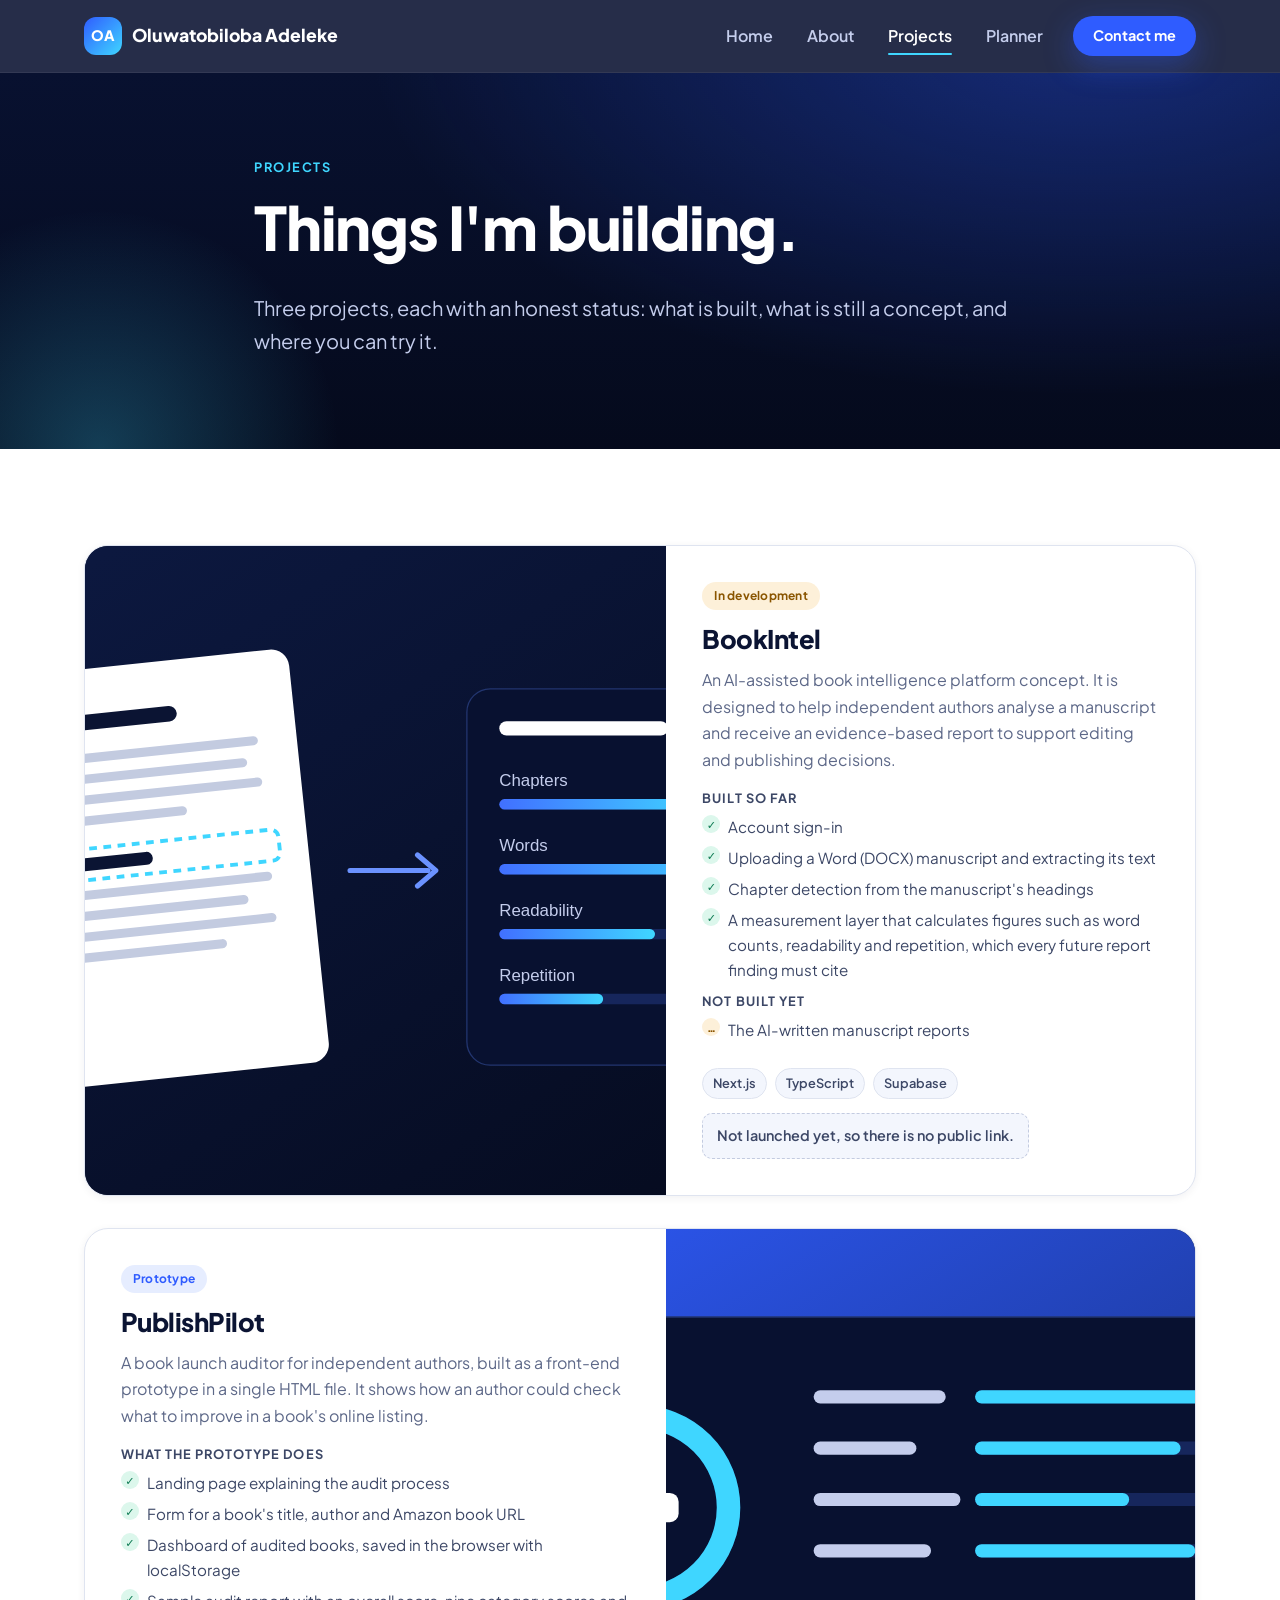
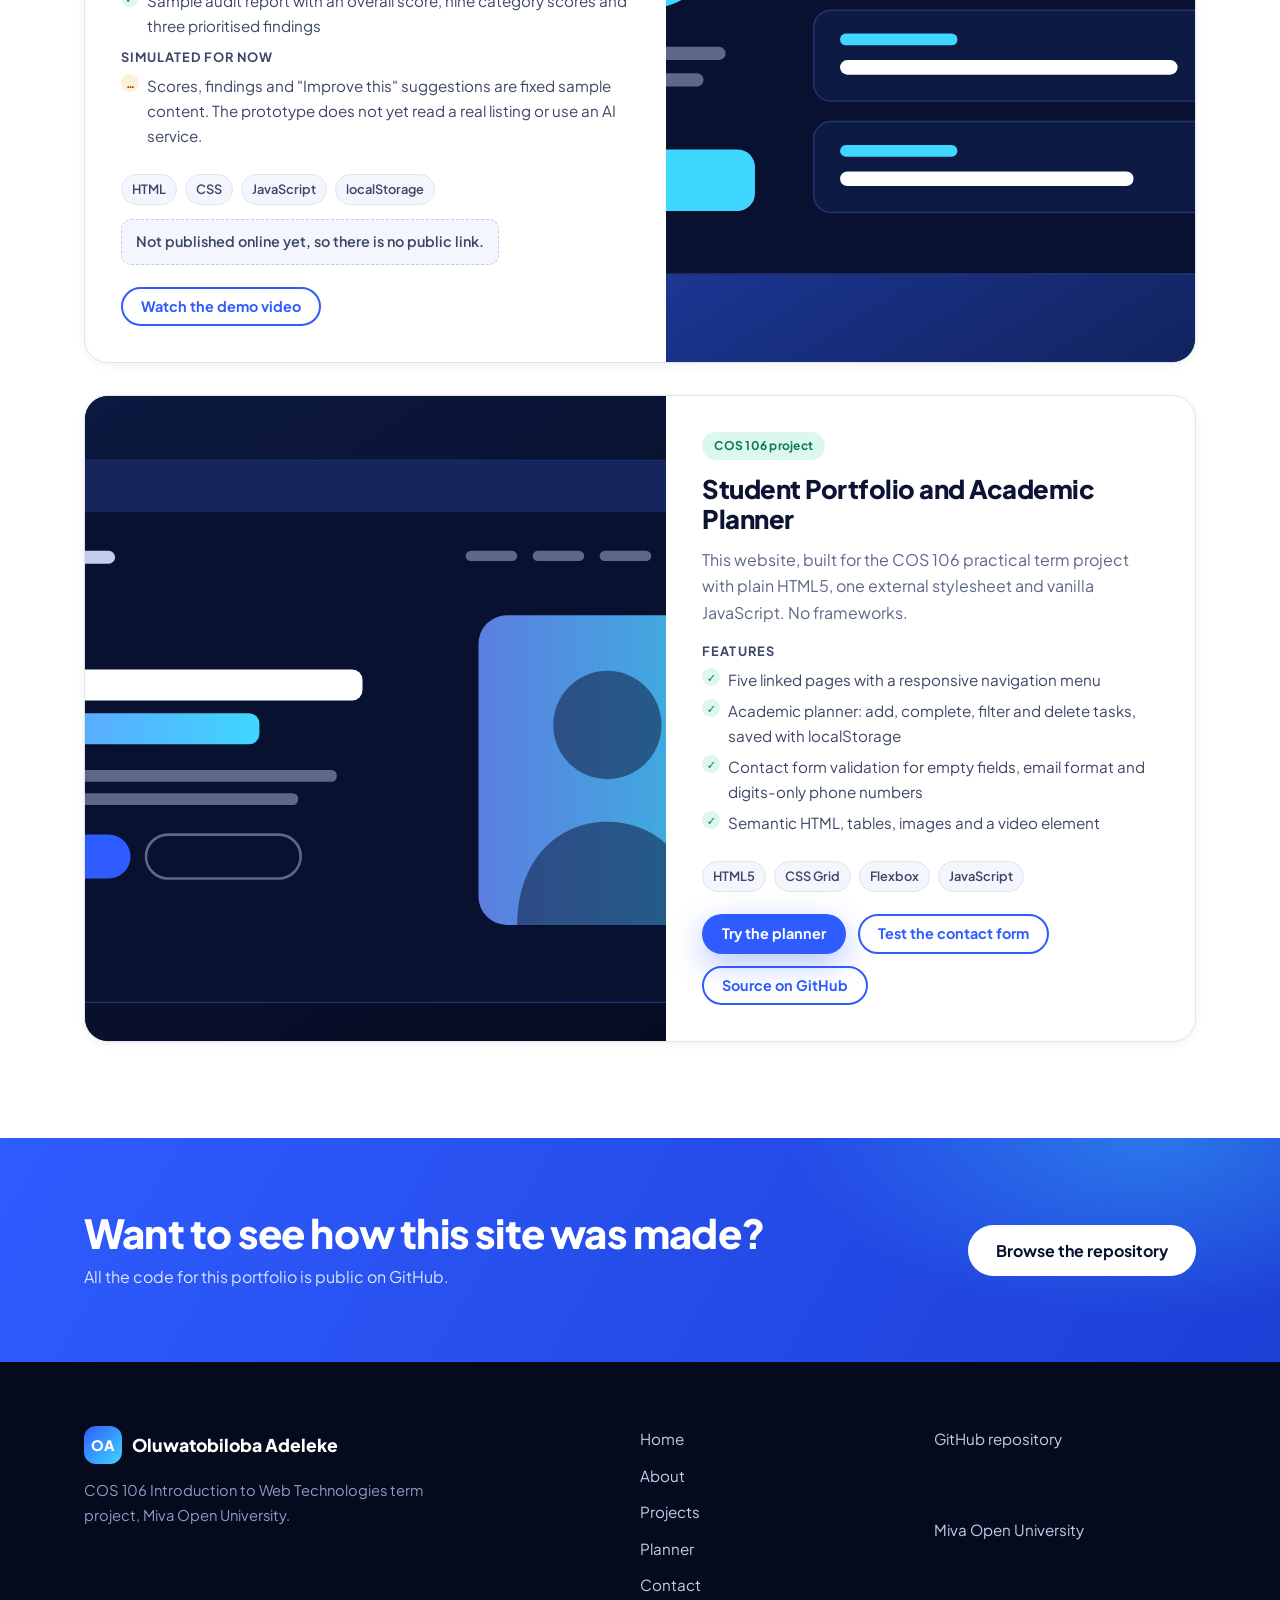
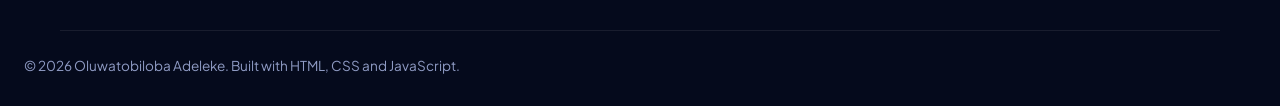
<file: projects.html>
<!DOCTYPE html>
<html lang="en">
<head>
  <meta charset="UTF-8">
  <meta name="viewport" content="width=device-width, initial-scale=1.0">
  <meta name="description" content="Projects by Oluwatobiloba Adeleke: BookIntel, PublishPilot and this student portfolio.">
  <title>Projects | Oluwatobiloba Adeleke — Student Portfolio</title>
  <link rel="icon" href="images/favicon.svg" type="image/svg+xml">
  <link rel="preconnect" href="https://fonts.googleapis.com">
  <link rel="preconnect" href="https://fonts.gstatic.com" crossorigin>
  <link href="https://fonts.googleapis.com/css2?family=Plus+Jakarta+Sans:wght@400;500;600;700;800&display=swap" rel="stylesheet">
  <link rel="stylesheet" href="css/style.css">
</head>
<body>
  <a class="skip-link" href="#main">Skip to main content</a>

  <header class="site-header">
    <nav class="nav container" aria-label="Main navigation">
      <a class="brand" href="index.html" aria-label="Home">
        <span class="brand-mark" aria-hidden="true">OA</span>
        <span class="brand-text">Oluwatobiloba Adeleke</span>
      </a>
      <button class="nav-toggle" type="button" aria-expanded="false" aria-controls="nav-menu">
        <span class="nav-toggle-bar"></span><span class="nav-toggle-bar"></span><span class="nav-toggle-bar"></span>
        <span class="visually-hidden">Toggle menu</span>
      </button>
      <ul class="nav-menu" id="nav-menu">
        <li><a href="index.html">Home</a></li>
        <li><a href="about.html">About</a></li>
        <li><a href="projects.html" aria-current="page">Projects</a></li>
        <li><a href="planner.html">Planner</a></li>
        <li><a href="contact.html" class="btn btn-primary btn-sm">Contact me</a></li>
      </ul>
    </nav>
  </header>

  <main id="main">
    <section class="page-hero">
      <div class="hero-glow" aria-hidden="true"></div>
      <div class="container page-hero-inner reveal">
        <p class="eyebrow">Projects</p>
        <h1>Things I'm building.</h1>
        <p class="lead">Three projects, each with an honest status: what is built, what is still a concept, and where you can try it.</p>
      </div>
    </section>

    <section class="section" aria-label="Project list">
      <div class="container">
        <div class="project-list">

          <!-- Project 1: BookIntel (in development, no public URL) -->
          <article class="project-card reveal">
            <figure class="project-media">
              <img src="images/project-bookintel.svg" alt="Illustration of a manuscript page beside a panel of measurements such as chapters, words, readability and repetition" width="800" height="500" loading="lazy">
            </figure>
            <div class="project-body">
              <span class="badge badge-amber">In development</span>
              <h2>BookIntel</h2>
              <p>An AI-assisted book intelligence platform concept. It is designed to help independent authors analyse a manuscript and receive an evidence-based report to support editing and publishing decisions.</p>
              <div class="project-detail">
                <h3>Built so far</h3>
                <ul class="check-list">
                  <li>Account sign-in</li>
                  <li>Uploading a Word (DOCX) manuscript and extracting its text</li>
                  <li>Chapter detection from the manuscript's headings</li>
                  <li>A measurement layer that calculates figures such as word counts, readability and repetition, which every future report finding must cite</li>
                </ul>
                <h3>Not built yet</h3>
                <ul class="check-list check-list-pending">
                  <li>The AI-written manuscript reports</li>
                </ul>
              </div>
              <ul class="tag-list tag-list-sm">
                <li>Next.js</li><li>TypeScript</li><li>Supabase</li>
              </ul>
              <p class="status-note">Not launched yet, so there is no public link.</p>
            </div>
          </article>

          <!-- Project 2: PublishPilot (front-end prototype, no public URL) -->
          <article class="project-card reveal">
            <figure class="project-media">
              <img src="images/project-publishpilot.svg" alt="Illustration of a book audit report with an overall score ring, category score bars and prioritised findings" width="800" height="500" loading="lazy">
            </figure>
            <div class="project-body">
              <span class="badge badge-blue">Prototype</span>
              <h2>PublishPilot</h2>
              <p>A book launch auditor for independent authors, built as a front-end prototype in a single HTML file. It shows how an author could check what to improve in a book's online listing.</p>
              <div class="project-detail">
                <h3>What the prototype does</h3>
                <ul class="check-list">
                  <li>Landing page explaining the audit process</li>
                  <li>Form for a book's title, author and Amazon book URL</li>
                  <li>Dashboard of audited books, saved in the browser with localStorage</li>
                  <li>Sample audit report with an overall score, nine category scores and three prioritised findings</li>
                </ul>
                <h3>Simulated for now</h3>
                <ul class="check-list check-list-pending">
                  <li>Scores, findings and "Improve this" suggestions are fixed sample content. The prototype does not yet read a real listing or use an AI service.</li>
                </ul>
              </div>
              <ul class="tag-list tag-list-sm">
                <li>HTML</li><li>CSS</li><li>JavaScript</li><li>localStorage</li>
              </ul>
              <p class="status-note">Not published online yet, so there is no public link.</p>
              <div class="btn-row">
                <a class="btn btn-outline btn-sm" href="about.html#demo">Watch the demo video</a>
              </div>
            </div>
          </article>

          <!-- Project 3: this site -->
          <article class="project-card reveal">
            <figure class="project-media">
              <img src="images/project-portfolio.svg" alt="Illustration of this student portfolio's homepage" width="800" height="500" loading="lazy">
            </figure>
            <div class="project-body">
              <span class="badge badge-green">COS 106 project</span>
              <h2>Student Portfolio and Academic Planner</h2>
              <p>This website, built for the COS 106 practical term project with plain HTML5, one external stylesheet and vanilla JavaScript. No frameworks.</p>
              <div class="project-detail">
                <h3>Features</h3>
                <ul class="check-list">
                  <li>Five linked pages with a responsive navigation menu</li>
                  <li>Academic planner: add, complete, filter and delete tasks, saved with localStorage</li>
                  <li>Contact form validation for empty fields, email format and digits-only phone numbers</li>
                  <li>Semantic HTML, tables, images and a video element</li>
                </ul>
              </div>
              <ul class="tag-list tag-list-sm">
                <li>HTML5</li><li>CSS Grid</li><li>Flexbox</li><li>JavaScript</li>
              </ul>
              <div class="btn-row">
                <a class="btn btn-primary btn-sm" href="planner.html">Try the planner</a>
                <a class="btn btn-outline btn-sm" href="contact.html">Test the contact form</a>
                <a class="btn btn-outline btn-sm" href="https://github.com/Hanszom/cos106-portfolio" target="_blank" rel="noopener">Source on GitHub</a>
              </div>
            </div>
          </article>

        </div>
      </div>
    </section>

    <section class="cta-band">
      <div class="container cta-inner reveal">
        <div>
          <h2>Want to see how this site was made?</h2>
          <p>All the code for this portfolio is public on GitHub.</p>
        </div>
        <a class="btn btn-light" href="https://github.com/Hanszom/cos106-portfolio" target="_blank" rel="noopener">Browse the repository</a>
      </div>
    </section>
  </main>

  <footer class="site-footer">
    <div class="container footer-grid">
      <div>
        <a class="brand" href="index.html"><span class="brand-mark" aria-hidden="true">OA</span><span class="brand-text">Oluwatobiloba Adeleke</span></a>
        <p class="footer-note">COS 106 Introduction to Web Technologies term project, Miva Open University.</p>
      </div>
      <nav aria-label="Footer navigation">
        <ul class="footer-links">
          <li><a href="index.html">Home</a></li>
          <li><a href="about.html">About</a></li>
          <li><a href="projects.html">Projects</a></li>
          <li><a href="planner.html">Planner</a></li>
          <li><a href="contact.html">Contact</a></li>
        </ul>
      </nav>
      <ul class="footer-links">
        <li><a href="https://github.com/Hanszom/cos106-portfolio" target="_blank" rel="noopener">GitHub repository</a></li>
        <li><a href="https://miva.edu.ng" target="_blank" rel="noopener">Miva Open University</a></li>
      </ul>
    </div>
    <p class="container copyright">© <span class="js-year">2026</span> Oluwatobiloba Adeleke. Built with HTML, CSS and JavaScript.</p>
  </footer>

  <script src="js/script.js"></script>
</body>
</html>
</file>
<file: css/style.css>
/* =========================================================
   COS 106 Student Portfolio — main stylesheet
   Sections:
   1. Design tokens (colours, spacing, type)
   2. Base / reset
   3. Layout helpers
   4. Buttons, links, badges, tags
   5. Header & navigation
   6. Hero & page hero
   7. Sections, cards, grids
   8. About page (timeline, skills, interests, media)
   9. Tables
   10. Projects page
   11. Forms (planner + contact)
   12. Planner
   13. Contact
   14. CTA band & footer
   15. Animations
   16. Responsive breakpoints
   ========================================================= */

/* ---------- 1. Design tokens ---------- */
:root {
  --navy-950: #050a1c;
  --navy-900: #081130;
  --navy-800: #0d1a44;
  --navy-700: #16265c;
  --blue-600: #2f5cff;
  --blue-500: #4170ff;
  --blue-400: #6b92ff;
  --blue-100: #e6edff;
  --cyan-400: #3fd6ff;
  --green-500: #19b37b;
  --green-100: #dcf7ec;
  --amber-500: #d98a0b;
  --amber-100: #fdf0d9;
  --red-500: #e0424f;
  --red-100: #fde6e8;

  --ink: #0b1433;
  --ink-soft: #3c4766;
  --muted: #5d6888;
  --line: #dfe4f0;
  --surface: #ffffff;
  --surface-alt: #f3f6fd;

  --radius-sm: 10px;
  --radius: 16px;
  --radius-lg: 24px;
  --shadow-sm: 0 2px 8px rgba(11, 20, 51, 0.06);
  --shadow: 0 12px 32px rgba(11, 20, 51, 0.10);
  --shadow-blue: 0 10px 30px rgba(47, 92, 255, 0.35);

  --font: "Plus Jakarta Sans", system-ui, -apple-system, "Segoe UI", Roboto, Arial, sans-serif;
  --container: 1160px;
  --header-h: 72px;
  --ease: cubic-bezier(0.22, 0.61, 0.36, 1);
}

/* ---------- 2. Base / reset ---------- */
*,
*::before,
*::after { box-sizing: border-box; }

html { scroll-behavior: smooth; scroll-padding-top: calc(var(--header-h) + 16px); }

body {
  margin: 0;
  font-family: var(--font);
  font-size: 1rem;
  line-height: 1.65;
  color: var(--ink);
  background: var(--surface);
  -webkit-font-smoothing: antialiased;
}

img, svg { display: block; max-width: 100%; }
img { height: auto; }

h1, h2, h3 { line-height: 1.15; margin: 0 0 0.5em; letter-spacing: -0.02em; }
h1 { font-size: clamp(2.2rem, 5vw, 3.75rem); font-weight: 800; }
h2 { font-size: clamp(1.7rem, 3.2vw, 2.5rem); font-weight: 800; }
h3 { font-size: 1.15rem; font-weight: 700; }
p { margin: 0 0 1em; }
ul, ol { margin: 0; padding: 0; }
code {
  font-family: ui-monospace, SFMono-Regular, Menlo, Consolas, monospace;
  font-size: 0.9em;
  background: rgba(65, 112, 255, 0.12);
  padding: 0.1em 0.4em;
  border-radius: 6px;
}

a { color: var(--blue-600); }

:focus-visible {
  outline: 3px solid var(--cyan-400);
  outline-offset: 3px;
  border-radius: 6px;
}

.visually-hidden {
  position: absolute !important;
  width: 1px; height: 1px;
  padding: 0; margin: -1px;
  overflow: hidden; clip: rect(0 0 0 0);
  white-space: nowrap; border: 0;
}

.skip-link {
  position: absolute;
  left: 16px; top: -60px;
  z-index: 200;
  background: var(--blue-600);
  color: #fff;
  padding: 10px 16px;
  border-radius: var(--radius-sm);
  font-weight: 700;
  text-decoration: none;
  transition: top 0.2s var(--ease);
}
.skip-link:focus { top: 12px; }

/* ---------- 3. Layout helpers ---------- */
.container {
  width: 100%;
  max-width: var(--container);
  margin-inline: auto;
  padding-inline: 24px;
}

.split {
  display: grid;
  grid-template-columns: minmax(0, 1fr) minmax(0, 1.4fr);
  gap: 48px;
  align-items: start;
}

.muted { color: var(--muted); }
.small { font-size: 0.875rem; }
.prose p { font-size: 1.075rem; color: var(--ink-soft); }

.eyebrow {
  display: inline-block;
  margin-bottom: 14px;
  font-size: 0.8rem;
  font-weight: 700;
  letter-spacing: 0.12em;
  text-transform: uppercase;
  color: var(--cyan-400);
}
.eyebrow-dark { color: var(--blue-600); }

.text-gradient {
  background: linear-gradient(90deg, var(--blue-400), var(--cyan-400));
  -webkit-background-clip: text;
  background-clip: text;
  color: transparent;
}

.lead { font-size: clamp(1.05rem, 1.6vw, 1.25rem); color: #c4cdec; max-width: 60ch; }

/* ---------- 4. Buttons, links, badges, tags ---------- */
.btn {
  display: inline-flex;
  align-items: center;
  justify-content: center;
  gap: 8px;
  padding: 14px 26px;
  border: 2px solid transparent;
  border-radius: 999px;
  font: inherit;
  font-weight: 700;
  font-size: 1rem;
  line-height: 1.2;
  text-decoration: none;
  cursor: pointer;
  transition: transform 0.2s var(--ease), box-shadow 0.2s var(--ease), background-color 0.2s var(--ease), color 0.2s var(--ease), border-color 0.2s var(--ease);
}
.btn:hover { transform: translateY(-2px); }
.btn:active { transform: translateY(0); }
.btn-sm { padding: 9px 18px; font-size: 0.9rem; }
.btn-block { width: 100%; }

.btn-primary { background: var(--blue-600); color: #fff; box-shadow: var(--shadow-blue); }
.btn-primary:hover { background: var(--blue-500); }

.btn-ghost { background: rgba(255, 255, 255, 0.06); color: #fff; border-color: rgba(255, 255, 255, 0.25); }
.btn-ghost:hover { background: rgba(255, 255, 255, 0.14); border-color: rgba(255, 255, 255, 0.5); }

.btn-outline { background: transparent; color: var(--blue-600); border-color: var(--blue-600); }
.btn-outline:hover { background: var(--blue-600); color: #fff; }

.btn-light { background: #fff; color: var(--navy-900); }
.btn-light:hover { box-shadow: 0 10px 30px rgba(0, 0, 0, 0.25); }

.btn-row { display: flex; flex-wrap: wrap; gap: 12px; }

.text-link {
  display: inline-flex;
  align-items: center;
  gap: 6px;
  font-weight: 700;
  color: var(--blue-600);
  text-decoration: none;
}
.text-link span { transition: transform 0.2s var(--ease); }
.text-link:hover span { transform: translateX(4px); }

.badge {
  display: inline-block;
  padding: 4px 12px;
  border-radius: 999px;
  font-size: 0.75rem;
  font-weight: 700;
  letter-spacing: 0.02em;
}
.badge-blue { background: var(--blue-100); color: var(--blue-600); }
.badge-green { background: var(--green-100); color: #0d7a52; }
.badge-amber { background: var(--amber-100); color: #8a5500; }
.badge-red { background: var(--red-100); color: #b0202d; }

.tag-list { list-style: none; display: flex; flex-wrap: wrap; gap: 8px; }
.tag-list li {
  padding: 8px 14px;
  background: var(--surface-alt);
  border: 1px solid var(--line);
  border-radius: 999px;
  font-size: 0.9rem;
  font-weight: 600;
  color: var(--ink-soft);
  transition: border-color 0.2s, color 0.2s, transform 0.2s;
}
.tag-list li:hover { border-color: var(--blue-400); color: var(--blue-600); transform: translateY(-2px); }
.tag-list-sm li { padding: 4px 10px; font-size: 0.8rem; }

/* ---------- 5. Header & navigation ---------- */
.site-header {
  position: sticky;
  top: 0;
  z-index: 100;
  background: rgba(8, 17, 48, 0.88);
  backdrop-filter: saturate(160%) blur(14px);
  -webkit-backdrop-filter: saturate(160%) blur(14px);
  border-bottom: 1px solid rgba(255, 255, 255, 0.06);
  transition: box-shadow 0.3s var(--ease);
}
.site-header.is-scrolled { box-shadow: 0 8px 24px rgba(0, 0, 0, 0.3); }

.nav {
  display: flex;
  align-items: center;
  justify-content: space-between;
  height: var(--header-h);
}

.brand {
  display: inline-flex;
  align-items: center;
  gap: 10px;
  color: #fff;
  text-decoration: none;
  font-weight: 800;
  font-size: 1.1rem;
}
.brand-mark {
  display: grid;
  place-items: center;
  width: 38px; height: 38px;
  border-radius: 12px;
  background: linear-gradient(135deg, var(--blue-600), var(--cyan-400));
  font-size: 0.9rem;
  letter-spacing: 0.02em;
}

.nav-menu {
  list-style: none;
  display: flex;
  align-items: center;
  gap: 6px;
}
.nav-menu a:not(.btn) {
  position: relative;
  display: block;
  padding: 10px 14px;
  color: #c4cdec;
  text-decoration: none;
  font-weight: 600;
  border-radius: 10px;
  transition: color 0.2s, background-color 0.2s;
}
.nav-menu a:not(.btn):hover { color: #fff; background: rgba(255, 255, 255, 0.06); }
.nav-menu a:not(.btn)[aria-current="page"] { color: #fff; }
.nav-menu a:not(.btn)[aria-current="page"]::after {
  content: "";
  position: absolute;
  left: 14px; right: 14px; bottom: 4px;
  height: 2px;
  border-radius: 2px;
  background: var(--cyan-400);
}
.nav-menu li:last-child { margin-left: 10px; }
.nav-menu .btn[aria-current="page"] { background: var(--blue-500); box-shadow: 0 0 0 3px rgba(63, 214, 255, 0.35); }

.nav-toggle {
  display: none;
  width: 44px; height: 44px;
  padding: 10px;
  border: 1px solid rgba(255, 255, 255, 0.2);
  border-radius: 12px;
  background: transparent;
  cursor: pointer;
}
.nav-toggle-bar {
  display: block;
  height: 2px;
  margin: 4px 0;
  background: #fff;
  border-radius: 2px;
  transition: transform 0.3s var(--ease), opacity 0.2s;
}
.nav-toggle[aria-expanded="true"] .nav-toggle-bar:nth-child(1) { transform: translateY(6px) rotate(45deg); }
.nav-toggle[aria-expanded="true"] .nav-toggle-bar:nth-child(2) { opacity: 0; }
.nav-toggle[aria-expanded="true"] .nav-toggle-bar:nth-child(3) { transform: translateY(-6px) rotate(-45deg); }

/* ---------- 6. Hero & page hero ---------- */
.hero,
.page-hero {
  position: relative;
  overflow: hidden;
  color: #fff;
  background:
    radial-gradient(1200px 600px at 85% -10%, rgba(47, 92, 255, 0.35), transparent 60%),
    linear-gradient(180deg, var(--navy-900) 0%, var(--navy-950) 100%);
}
.hero { padding: 80px 0 100px; }
.page-hero { padding: 80px 0 72px; }
.page-hero-compact { padding: 64px 0 56px; }

.hero-glow {
  position: absolute;
  width: 520px; height: 520px;
  left: -160px; bottom: -260px;
  background: radial-gradient(circle, rgba(63, 214, 255, 0.25), transparent 65%);
  pointer-events: none;
  animation: float 12s ease-in-out infinite;
}

.hero-grid {
  position: relative;
  display: grid;
  grid-template-columns: 1.2fr 0.8fr;
  gap: 56px;
  align-items: center;
}

.hero-facts {
  list-style: none;
  display: flex;
  flex-wrap: wrap;
  gap: 32px;
  margin-top: 40px;
  padding-top: 28px;
  border-top: 1px solid rgba(255, 255, 255, 0.1);
}
.hero-facts strong { display: block; font-size: 1.05rem; }
.hero-facts span { font-size: 0.85rem; color: #8f9bc4; }

.hero-photo {
  position: relative;
  margin: 0;
  justify-self: center;
  max-width: 400px;
}
.hero-photo::before {
  content: "";
  position: absolute;
  inset: -14px;
  border-radius: 32px;
  background: linear-gradient(140deg, var(--blue-600), var(--cyan-400));
  opacity: 0.55;
  filter: blur(22px);
  z-index: 0;
}
.hero-photo img {
  position: relative;
  z-index: 1;
  width: 100%;
  aspect-ratio: 11 / 13;
  object-fit: cover;
  border-radius: 28px;
  border: 1px solid rgba(255, 255, 255, 0.15);
  background: var(--navy-800);
}
.photo-badge {
  position: absolute;
  z-index: 2;
  left: 50%; bottom: -18px;
  transform: translateX(-50%);
  display: inline-flex;
  align-items: center;
  gap: 8px;
  white-space: nowrap;
  padding: 10px 18px;
  border-radius: 999px;
  background: #fff;
  color: var(--ink);
  font-size: 0.85rem;
  font-weight: 700;
  box-shadow: var(--shadow);
}
.dot {
  width: 9px; height: 9px;
  border-radius: 50%;
  background: var(--green-500);
  box-shadow: 0 0 0 0 rgba(25, 179, 123, 0.6);
  animation: pulse 2s infinite;
}

.page-hero-inner { position: relative; max-width: 820px; }

.chip-nav { display: flex; flex-wrap: wrap; gap: 8px; margin-top: 28px; }
.chip-nav a {
  padding: 8px 16px;
  border-radius: 999px;
  border: 1px solid rgba(255, 255, 255, 0.2);
  color: #dfe5fb;
  text-decoration: none;
  font-size: 0.9rem;
  font-weight: 600;
  transition: background-color 0.2s, border-color 0.2s;
}
.chip-nav a:hover { background: rgba(255, 255, 255, 0.1); border-color: var(--cyan-400); }

/* ---------- 7. Sections, cards, grids ---------- */
.section { padding: 96px 0; }
.section-alt { background: var(--surface-alt); }
.section-dark { background: var(--navy-900); color: #fff; }
.section-dark p { color: #c4cdec; }
.section-head { max-width: 640px; margin-bottom: 48px; }

.card-grid {
  list-style: none;
  display: grid;
  grid-template-columns: repeat(4, minmax(0, 1fr));
  gap: 24px;
}
.card-grid-3 { grid-template-columns: repeat(3, minmax(0, 1fr)); }

.card {
  display: flex;
  flex-direction: column;
  padding: 28px;
  background: var(--surface);
  border: 1px solid var(--line);
  border-radius: var(--radius-lg);
  box-shadow: var(--shadow-sm);
  transition: transform 0.3s var(--ease), box-shadow 0.3s var(--ease), border-color 0.3s;
}
.card:hover { transform: translateY(-6px); box-shadow: var(--shadow); border-color: var(--blue-400); }
.card p { color: var(--muted); flex: 1; }

.card-icon {
  display: grid;
  place-items: center;
  width: 52px; height: 52px;
  margin-bottom: 20px;
  border-radius: 14px;
  background: var(--blue-100);
}
.card-icon svg { width: 26px; height: 26px; fill: var(--blue-600); }

.card-step {
  align-self: flex-start;
  margin-bottom: 14px;
  padding: 4px 12px;
  border-radius: 999px;
  background: var(--navy-900);
  color: var(--cyan-400);
  font-size: 0.75rem;
  font-weight: 700;
  text-transform: uppercase;
  letter-spacing: 0.08em;
}

/* ---------- 8. About page ---------- */
.timeline { list-style: none; position: relative; padding-left: 36px; display: grid; gap: 24px; }
.timeline::before {
  content: "";
  position: absolute;
  left: 7px; top: 28px; bottom: 28px;
  width: 2px;
  background: linear-gradient(var(--blue-600), var(--cyan-400));
}
.timeline-item { position: relative; }
.timeline-item::before {
  content: "";
  position: absolute;
  left: -36px; top: 26px;
  width: 16px; height: 16px;
  border-radius: 50%;
  background: #fff;
  border: 4px solid var(--blue-600);
  box-shadow: 0 0 0 4px var(--blue-100);
}
.timeline-card {
  padding: 24px 26px;
  border: 1px solid var(--line);
  border-radius: var(--radius-lg);
  background: var(--surface);
  box-shadow: var(--shadow-sm);
}
.timeline-meta { display: flex; flex-wrap: wrap; align-items: center; gap: 8px; margin-bottom: 10px; }
.timeline-date {
  padding: 4px 10px;
  border-radius: 999px;
  background: var(--blue-100);
  font-size: 0.75rem; font-weight: 700; letter-spacing: 0.06em; text-transform: uppercase;
  color: var(--blue-600);
}
.timeline-type { font-size: 0.85rem; font-weight: 600; color: var(--muted); }
.timeline-card h3 { margin: 0 0 2px; }
.timeline-place { margin: 0 0 10px; font-weight: 600; color: var(--ink-soft); }
.timeline-text { margin: 0; color: var(--muted); }
.timeline-role { margin: 8px 0 10px; font-weight: 600; color: var(--ink-soft); }
.timeline-role span {
  display: block;
  width: fit-content;
  margin-bottom: 4px;
  padding: 2px 8px;
  border-radius: 6px;
  background: var(--surface-alt);
  font-size: 0.75rem; font-weight: 700; letter-spacing: 0.04em; text-transform: uppercase;
  color: var(--muted);
}
.course-box {
  margin-top: 18px;
  padding: 16px 18px;
  border-radius: var(--radius);
  background: var(--surface-alt);
  border-left: 3px solid var(--blue-500);
}
.course-box p { margin: 0; }
.course-label { font-size: 0.75rem; font-weight: 700; letter-spacing: 0.06em; text-transform: uppercase; color: var(--blue-600); }
.course-name { margin-top: 4px !important; font-weight: 700; color: var(--ink); }
.course-note { margin-top: 4px !important; font-size: 0.95rem; color: var(--muted); }

.skills-grid { display: grid; grid-template-columns: repeat(2, minmax(0, 1fr)); gap: 24px; }
.skill-group {
  padding: 28px;
  border: 1px solid var(--line);
  border-radius: var(--radius-lg);
  background: var(--surface);
}
.skill-group-wide { grid-column: 1 / -1; }
.skill-list { list-style: none; display: grid; grid-template-columns: repeat(3, minmax(0, 1fr)); gap: 16px; }
.skill-list li {
  padding: 18px 20px;
  border-radius: var(--radius);
  background: var(--surface-alt);
  border-top: 3px solid var(--blue-500);
  transition: transform 0.25s var(--ease), background-color 0.25s;
}
.skill-list li:hover { transform: translateY(-4px); background: var(--blue-100); }
.skill-list strong { display: block; margin-bottom: 4px; }
.skill-list span { display: block; font-size: 0.92rem; color: var(--muted); }

.interest-list { list-style: none; display: grid; grid-template-columns: repeat(2, minmax(0, 1fr)); gap: 20px; }
.interest-list li {
  display: flex;
  gap: 14px;
  padding: 22px;
  border-radius: var(--radius);
  background: var(--surface-alt);
  transition: transform 0.25s var(--ease), background-color 0.25s;
}
.interest-list li:hover { transform: translateY(-4px); background: var(--blue-100); }
.interest-list h3 { margin: 0 0 4px; font-size: 1.05rem; }
.interest-list p { margin: 0; color: var(--muted); font-size: 0.95rem; }
.interest-icon { color: var(--blue-600); font-size: 1.1rem; line-height: 1.5; }

.media-card {
  margin: 0;
  padding: 28px;
  border-radius: var(--radius-lg);
  background: linear-gradient(140deg, var(--navy-800), var(--navy-700));
  border: 1px solid rgba(255, 255, 255, 0.08);
}
.media-card figcaption { margin-top: 12px; font-size: 0.875rem; color: #8f9bc4; }
/* Portrait phone recording: fits the card width and never taller than the screen */
.media-card-video { text-align: center; }
.media-card video {
  display: block;
  width: auto;
  height: auto;
  max-width: 100%;
  max-height: 78vh;
  aspect-ratio: 37 / 80;
  margin-inline: auto;
  border-radius: var(--radius);
  background: #000;
}
.demo-list-title { margin: 22px 0 8px; font-weight: 700; color: #fff !important; }
.demo-list { margin: 0; padding-left: 20px; color: #c4cdec; }
.demo-list li + li { margin-top: 6px; }
.text-link-light { color: var(--cyan-400); font-weight: 600; text-decoration: underline; text-underline-offset: 3px; }
.text-link-light:hover { color: #fff; }

/* ---------- 9. Tables ---------- */
.table-wrap {
  overflow-x: auto;
  border-radius: var(--radius-lg);
  border: 1px solid var(--line);
  background: var(--surface);
  box-shadow: var(--shadow-sm);
}
.data-table { width: 100%; border-collapse: collapse; text-align: left; }
.data-table th,
.data-table td { padding: 16px 20px; border-bottom: 1px solid var(--line); }
.data-table thead th {
  background: var(--navy-900);
  color: #fff;
  font-size: 0.85rem;
  text-transform: uppercase;
  letter-spacing: 0.06em;
}
.data-table tbody tr { transition: background-color 0.2s; }
.data-table tbody tr:hover { background: var(--surface-alt); }
.data-table tbody th { font-weight: 700; }
.data-table tfoot th,
.data-table tfoot td { font-weight: 800; border-bottom: 0; background: var(--surface-alt); }

/* ---------- 10. Projects page (filter buttons are also used by the planner) ---------- */
.filter-bar { display: flex; flex-wrap: wrap; gap: 8px; }
.filter-btn {
  padding: 8px 18px;
  border-radius: 999px;
  border: 1px solid var(--line);
  background: var(--surface);
  color: var(--ink-soft);
  font: inherit;
  font-size: 0.9rem;
  font-weight: 600;
  cursor: pointer;
  transition: background-color 0.2s, color 0.2s, border-color 0.2s;
}
.filter-btn:hover { border-color: var(--blue-400); color: var(--blue-600); }
.filter-btn.is-active { background: var(--blue-600); border-color: var(--blue-600); color: #fff; }

.project-list { display: grid; gap: 32px; }
.project-card {
  display: grid;
  grid-template-columns: 1.1fr 1fr;
  gap: 0;
  border: 1px solid var(--line);
  border-radius: var(--radius-lg);
  overflow: hidden;
  background: var(--surface);
  box-shadow: var(--shadow-sm);
  transition: transform 0.3s var(--ease), box-shadow 0.3s var(--ease);
}
.project-card:hover { transform: translateY(-4px); box-shadow: var(--shadow); }
.project-card:nth-child(even) .project-media { order: 2; }

.project-media { margin: 0; background: var(--navy-900); overflow: hidden; }
.project-media img {
  width: 100%; height: 100%;
  object-fit: cover;
  transition: transform 0.6s var(--ease);
}
.project-card:hover .project-media img { transform: scale(1.04); }

.project-body { padding: 36px; display: flex; flex-direction: column; gap: 14px; align-items: flex-start; }
.project-body h2 { font-size: 1.6rem; margin: 0; }
.project-body p { margin: 0; color: var(--muted); }
.project-body .btn-row { margin-top: 8px; }

.project-detail { width: 100%; }
.project-detail h3 { margin: 4px 0 8px; font-size: 0.8rem; text-transform: uppercase; letter-spacing: 0.08em; color: var(--ink-soft); }
.check-list { list-style: none; display: grid; gap: 6px; margin-bottom: 12px; }
.check-list li { position: relative; padding-left: 26px; font-size: 0.95rem; color: var(--ink-soft); }
.check-list li::before {
  content: "✓";
  position: absolute;
  left: 0; top: 1px;
  display: grid; place-items: center;
  width: 18px; height: 18px;
  border-radius: 50%;
  background: var(--green-100);
  color: #0d7a52;
  font-size: 0.7rem;
  font-weight: 800;
}
.check-list-pending li::before { content: "…"; background: var(--amber-100); color: #8a5500; }

.status-note {
  margin: 0;
  padding: 10px 14px;
  border-radius: var(--radius-sm);
  background: var(--surface-alt);
  border: 1px dashed #c3cbe0;
  color: var(--ink-soft) !important;
  font-size: 0.9rem;
  font-weight: 600;
}

/* ---------- 11. Forms ---------- */
.panel {
  padding: 32px;
  border: 1px solid var(--line);
  border-radius: var(--radius-lg);
  background: var(--surface);
  box-shadow: var(--shadow-sm);
}
.panel-dark { background: var(--navy-900); border-color: var(--navy-800); color: #fff; }
.panel-title { font-size: 1.3rem; margin-bottom: 18px; }

.form { display: grid; gap: 18px; }
.field { display: grid; gap: 6px; min-width: 0; align-content: start; }
/* Side-by-side fields that wrap onto separate lines when there is not
   enough room. Each column needs at least 180px (about what a date input
   needs to show "dd/mm/yyyy" and its calendar icon), so narrow containers
   such as the planner panel stack the fields instead of letting them overlap. */
.field-row {
  display: grid;
  grid-template-columns: repeat(auto-fit, minmax(min(100%, 180px), 1fr));
  gap: 18px 16px;
}
.field label { font-weight: 700; font-size: 0.92rem; }
.req { color: var(--red-500); }

.field input,
.field select,
.field textarea {
  width: 100%;
  min-width: 0;
  padding: 13px 16px;
  font: inherit;
  color: var(--ink);
  background: var(--surface-alt);
  border: 1.5px solid var(--line);
  border-radius: var(--radius-sm);
  transition: border-color 0.2s, box-shadow 0.2s, background-color 0.2s;
}
.field textarea { resize: vertical; min-height: 140px; }
/* Same height for text, email, tel, date inputs and dropdowns, because
   browsers give date inputs and selects slightly different natural heights. */
.field input,
.field select { height: 54px; }
.field input:hover,
.field select:hover,
.field textarea:hover { border-color: #c3cbe0; }
.field input:focus,
.field select:focus,
.field textarea:focus {
  outline: none;
  background: #fff;
  border-color: var(--blue-500);
  box-shadow: 0 0 0 4px rgba(65, 112, 255, 0.18);
}
.field .is-invalid,
.field .is-invalid:hover { border-color: var(--red-500); background: #fff8f8; }
.field .is-invalid:focus { box-shadow: 0 0 0 4px rgba(224, 66, 79, 0.18); border-color: var(--red-500); }
.field .is-valid,
.field .is-valid:hover { border-color: var(--green-500); }

.field-hint { margin: 0; font-size: 0.82rem; color: var(--muted); }
.field-error { margin: 0; font-size: 0.85rem; font-weight: 600; color: #c22a37; min-height: 0; }
.field-error:empty { display: none; }
.field-error:not(:empty)::before { content: "⚠ "; }

.form-note { margin: 0; text-align: center; }

/* ---------- 12. Planner ---------- */
.planner-section { padding-top: 56px; }
.planner-layout {
  display: grid;
  grid-template-columns: 360px minmax(0, 1fr);
  gap: 28px;
  align-items: start;
}
.planner-form-panel { position: sticky; top: calc(var(--header-h) + 20px); }

.stats { display: grid; grid-template-columns: repeat(3, 1fr); gap: 12px; }
.stat {
  padding: 16px;
  border-radius: var(--radius);
  background: var(--surface-alt);
  text-align: center;
}
.stat-value { display: block; font-size: 1.8rem; font-weight: 800; color: var(--blue-600); line-height: 1.2; }
.stat-label { font-size: 0.8rem; font-weight: 700; color: var(--muted); text-transform: uppercase; letter-spacing: 0.06em; }

.progress { height: 10px; margin-top: 20px; border-radius: 999px; background: var(--surface-alt); overflow: hidden; }
.progress-bar {
  width: 0;
  height: 100%;
  border-radius: inherit;
  background: linear-gradient(90deg, var(--blue-600), var(--cyan-400));
  transition: width 0.5s var(--ease);
}
.progress-text { margin: 8px 0 0; font-size: 0.875rem; }

.list-toolbar {
  display: flex;
  flex-wrap: wrap;
  justify-content: space-between;
  align-items: center;
  gap: 12px;
  margin: 24px 0 16px;
  padding-top: 20px;
  border-top: 1px solid var(--line);
}

.task-list { list-style: none; display: grid; gap: 10px; }
.task {
  display: flex;
  align-items: center;
  gap: 14px;
  padding: 14px 16px;
  border: 1px solid var(--line);
  border-left: 4px solid var(--blue-500);
  border-radius: var(--radius);
  background: var(--surface);
  transition: background-color 0.25s, opacity 0.25s, transform 0.25s, border-color 0.25s;
}
.task.is-new { animation: slideIn 0.35s var(--ease); }
.task:hover { border-color: #c3cbe0; border-left-color: inherit; }
.task.priority-high { border-left-color: var(--red-500); }
.task.priority-medium { border-left-color: var(--amber-500); }
.task.priority-low { border-left-color: var(--green-500); }
.task.is-removing { opacity: 0; transform: translateX(24px); }

.task-check {
  flex: none;
  width: 24px; height: 24px;
  margin: 0;
  accent-color: var(--blue-600);
  cursor: pointer;
}
.task-content { flex: 1; min-width: 0; }
.task-title { margin: 0; font-weight: 700; overflow-wrap: anywhere; transition: color 0.2s; }
.task-meta { display: flex; flex-wrap: wrap; gap: 6px 12px; margin-top: 4px; font-size: 0.82rem; color: var(--muted); }
.task-meta .overdue { color: #c22a37; font-weight: 700; }

.task.is-done { background: var(--surface-alt); }
.task.is-done .task-title { color: var(--muted); text-decoration: line-through; }

.task-delete {
  flex: none;
  display: grid;
  place-items: center;
  width: 38px; height: 38px;
  border: 0;
  border-radius: 10px;
  background: transparent;
  color: var(--muted);
  cursor: pointer;
  transition: background-color 0.2s, color 0.2s;
}
.task-delete svg { width: 20px; height: 20px; fill: currentColor; }
.task-delete:hover { background: var(--red-100); color: var(--red-500); }

.empty-state { padding: 40px 16px; text-align: center; color: var(--muted); }
.empty-state svg { width: 48px; height: 48px; margin: 0 auto 12px; fill: #c3cbe0; }
.empty-state p { margin: 0; }
.empty-state[hidden] { display: none; }

.timetable tbody th { color: var(--blue-600); }

/* ---------- 13. Contact ---------- */
.contact-layout {
  display: grid;
  grid-template-columns: minmax(0, 1.5fr) minmax(0, 1fr);
  gap: 28px;
  align-items: start;
}
.contact-aside { display: grid; gap: 24px; }
.contact-list { list-style: none; display: grid; gap: 20px; }
.contact-list li { display: flex; gap: 14px; align-items: center; }
.contact-icon {
  flex: none;
  display: grid; place-items: center;
  width: 44px; height: 44px;
  border-radius: 12px;
  background: rgba(65, 112, 255, 0.18);
}
.contact-icon svg { width: 22px; height: 22px; fill: var(--cyan-400); }
.contact-label { display: block; font-size: 0.78rem; text-transform: uppercase; letter-spacing: 0.08em; color: #8f9bc4; font-weight: 700; }
.contact-list a { color: #fff; font-weight: 600; text-decoration: none; overflow-wrap: anywhere; }
.contact-list a:hover { color: var(--cyan-400); text-decoration: underline; }

.form-success {
  margin-bottom: 20px;
  padding: 18px 20px;
  border-radius: var(--radius);
  background: var(--green-100);
  border: 1px solid #a9e8cf;
  color: #0b5e40;
  animation: slideIn 0.4s var(--ease);
}
.form-success strong { display: block; margin-bottom: 4px; font-size: 1.05rem; }
.form-success p { margin: 0; }
.form-success:focus { outline: none; }

/* ---------- 14. CTA band & footer ---------- */
.cta-band {
  padding: 72px 0;
  background:
    radial-gradient(600px 300px at 90% 0%, rgba(63, 214, 255, 0.35), transparent 60%),
    linear-gradient(120deg, var(--blue-600), #1d3fd6);
  color: #fff;
}
.cta-inner { display: flex; justify-content: space-between; align-items: center; gap: 32px; }
.cta-inner h2 { margin-bottom: 8px; }
.cta-inner p { margin: 0; color: #dbe4ff; }

.site-footer { background: var(--navy-950); color: #8f9bc4; padding: 64px 0 28px; }
.footer-grid {
  display: grid;
  grid-template-columns: 2fr 1fr 1fr;
  gap: 32px;
  padding-bottom: 32px;
  border-bottom: 1px solid rgba(255, 255, 255, 0.08);
}
.footer-note { margin-top: 14px; max-width: 36ch; font-size: 0.92rem; }
.footer-links { list-style: none; display: grid; gap: 10px; }
.footer-links a { color: #c4cdec; text-decoration: none; font-size: 0.95rem; transition: color 0.2s; }
.footer-links a:hover { color: var(--cyan-400); }
.copyright { margin: 0; padding-top: 24px; font-size: 0.85rem; }

/* ---------- 15. Animations ---------- */
@keyframes float {
  0%, 100% { transform: translate(0, 0); }
  50% { transform: translate(40px, -30px); }
}
@keyframes pulse {
  0% { box-shadow: 0 0 0 0 rgba(25, 179, 123, 0.6); }
  70% { box-shadow: 0 0 0 10px rgba(25, 179, 123, 0); }
  100% { box-shadow: 0 0 0 0 rgba(25, 179, 123, 0); }
}
@keyframes slideIn {
  from { opacity: 0; transform: translateY(-8px); }
  to { opacity: 1; transform: translateY(0); }
}

/* Scroll reveal: only hide elements once JavaScript has confirmed it is running */
.js .reveal { opacity: 0; transform: translateY(24px); transition: opacity 0.7s var(--ease), transform 0.7s var(--ease); }
.js .reveal.is-visible { opacity: 1; transform: none; }

@media (prefers-reduced-motion: reduce) {
  *, *::before, *::after { animation-duration: 0.01ms !important; animation-iteration-count: 1 !important; transition-duration: 0.01ms !important; }
  html { scroll-behavior: auto; }
  .js .reveal { opacity: 1; transform: none; }
}

/* ---------- 16. Responsive breakpoints ---------- */
@media (max-width: 1024px) {
  .card-grid { grid-template-columns: repeat(2, minmax(0, 1fr)); }
  .planner-layout { grid-template-columns: 1fr; }
  .planner-form-panel { position: static; }
}

@media (max-width: 860px) {
  /* Mobile navigation: collapsible menu */
  .nav-toggle { display: block; }
  .nav-menu {
    position: absolute;
    top: var(--header-h);
    left: 0; right: 0;
    flex-direction: column;
    align-items: stretch;
    gap: 4px;
    padding: 16px 24px 24px;
    background: var(--navy-900);
    border-bottom: 1px solid rgba(255, 255, 255, 0.08);
    box-shadow: 0 20px 30px rgba(0, 0, 0, 0.35);
    opacity: 0;
    visibility: hidden;
    transform: translateY(-10px);
    transition: opacity 0.25s var(--ease), transform 0.25s var(--ease), visibility 0.25s;
  }
  .nav-menu.is-open { opacity: 1; visibility: visible; transform: none; }
  .nav-menu a:not(.btn) { padding: 14px 12px; }
  .nav-menu a:not(.btn)[aria-current="page"] { background: rgba(255, 255, 255, 0.08); }
  .nav-menu a:not(.btn)[aria-current="page"]::after { left: 0; right: auto; top: 12px; bottom: 12px; width: 3px; height: auto; }
  .nav-menu li:last-child { margin: 10px 0 0; }
  .nav-menu .btn { width: 100%; padding: 14px; }

  .hero { padding: 56px 0 80px; }
  .hero-grid { grid-template-columns: 1fr; gap: 56px; }
  .hero-photo { order: -1; max-width: 300px; }
  .split { grid-template-columns: 1fr; gap: 24px; }
  .section { padding: 72px 0; }
  .card-grid-3,
  .skills-grid { grid-template-columns: 1fr; }
  .skill-list { grid-template-columns: repeat(2, minmax(0, 1fr)); }
  .project-card { grid-template-columns: 1fr; }
  .project-card:nth-child(even) .project-media { order: 0; }
  .project-media img { aspect-ratio: 16 / 10; height: auto; }
  .contact-layout { grid-template-columns: 1fr; }
  .cta-inner { flex-direction: column; align-items: flex-start; }
  .footer-grid { grid-template-columns: 1fr 1fr; }
  .footer-grid > div:first-child { grid-column: 1 / -1; }
}

@media (max-width: 600px) {
  .container { padding-inline: 16px; }
  .card-grid,
  .interest-list,
  .skill-list,
  .field-row { grid-template-columns: minmax(0, 1fr); }
  .hero-facts { gap: 20px; }
  .panel { padding: 22px; }
  .project-body { padding: 24px; }
  .timeline { padding-left: 30px; }
  .timeline-item::before { left: -30px; }
  .timeline-card { padding: 20px; }
  .course-box { padding: 14px 16px; }
  .btn-row .btn { flex: 1 1 auto; }

  /* Tables become stacked cards on small screens */
  .data-table thead { display: none; }
  .data-table,
  .data-table tbody,
  .data-table tr,
  .data-table td,
  .data-table tbody th { display: block; width: 100%; }
  .data-table tr { padding: 12px 0; border-bottom: 1px solid var(--line); }
  .data-table td,
  .data-table tbody th { padding: 6px 18px; border: 0; }
  .data-table td[data-label]::before {
    content: attr(data-label);
    display: block;
    font-size: 0.72rem;
    font-weight: 700;
    text-transform: uppercase;
    letter-spacing: 0.06em;
    color: var(--muted);
  }
  .data-table tfoot tr { display: flex; justify-content: space-between; padding: 12px 18px; }
  .data-table tfoot th,
  .data-table tfoot td { display: inline; width: auto; padding: 0; }

  .task { padding: 12px; gap: 10px; }
  .stat-value { font-size: 1.5rem; }
}
</file>
